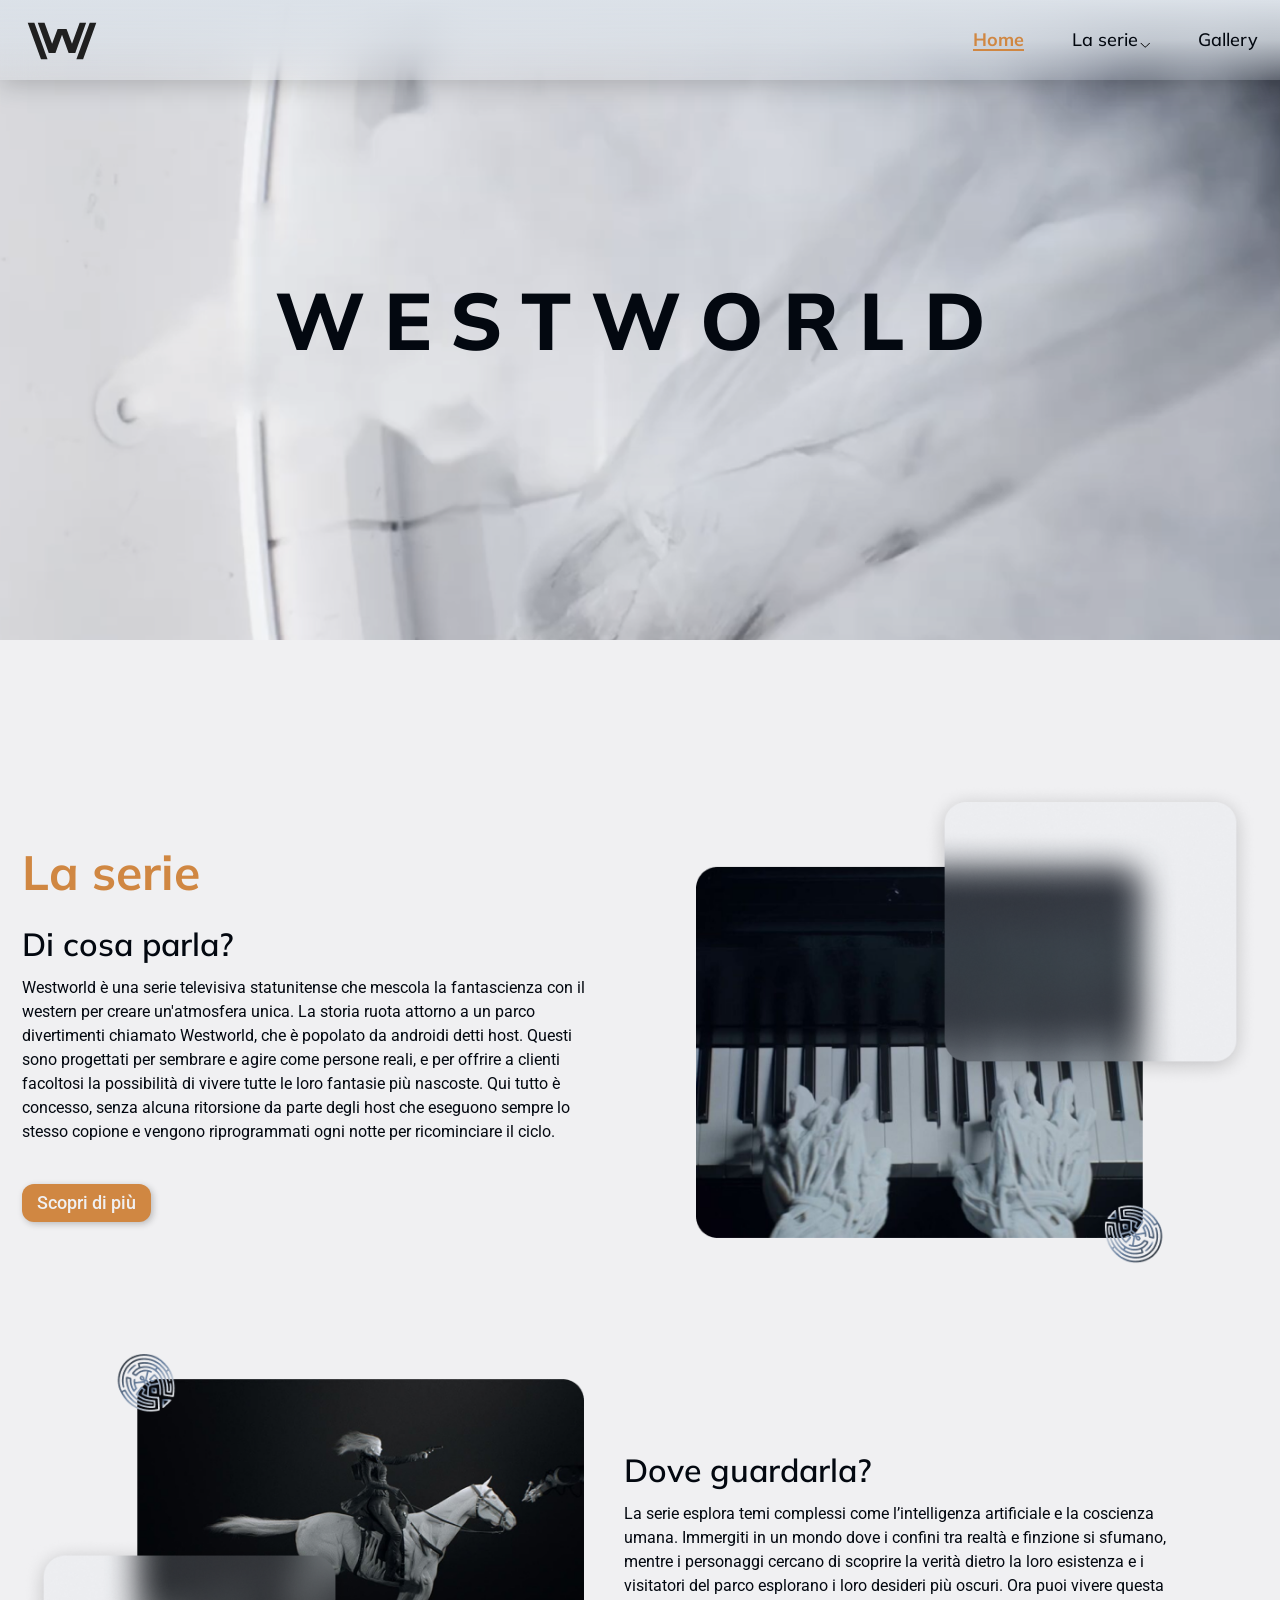
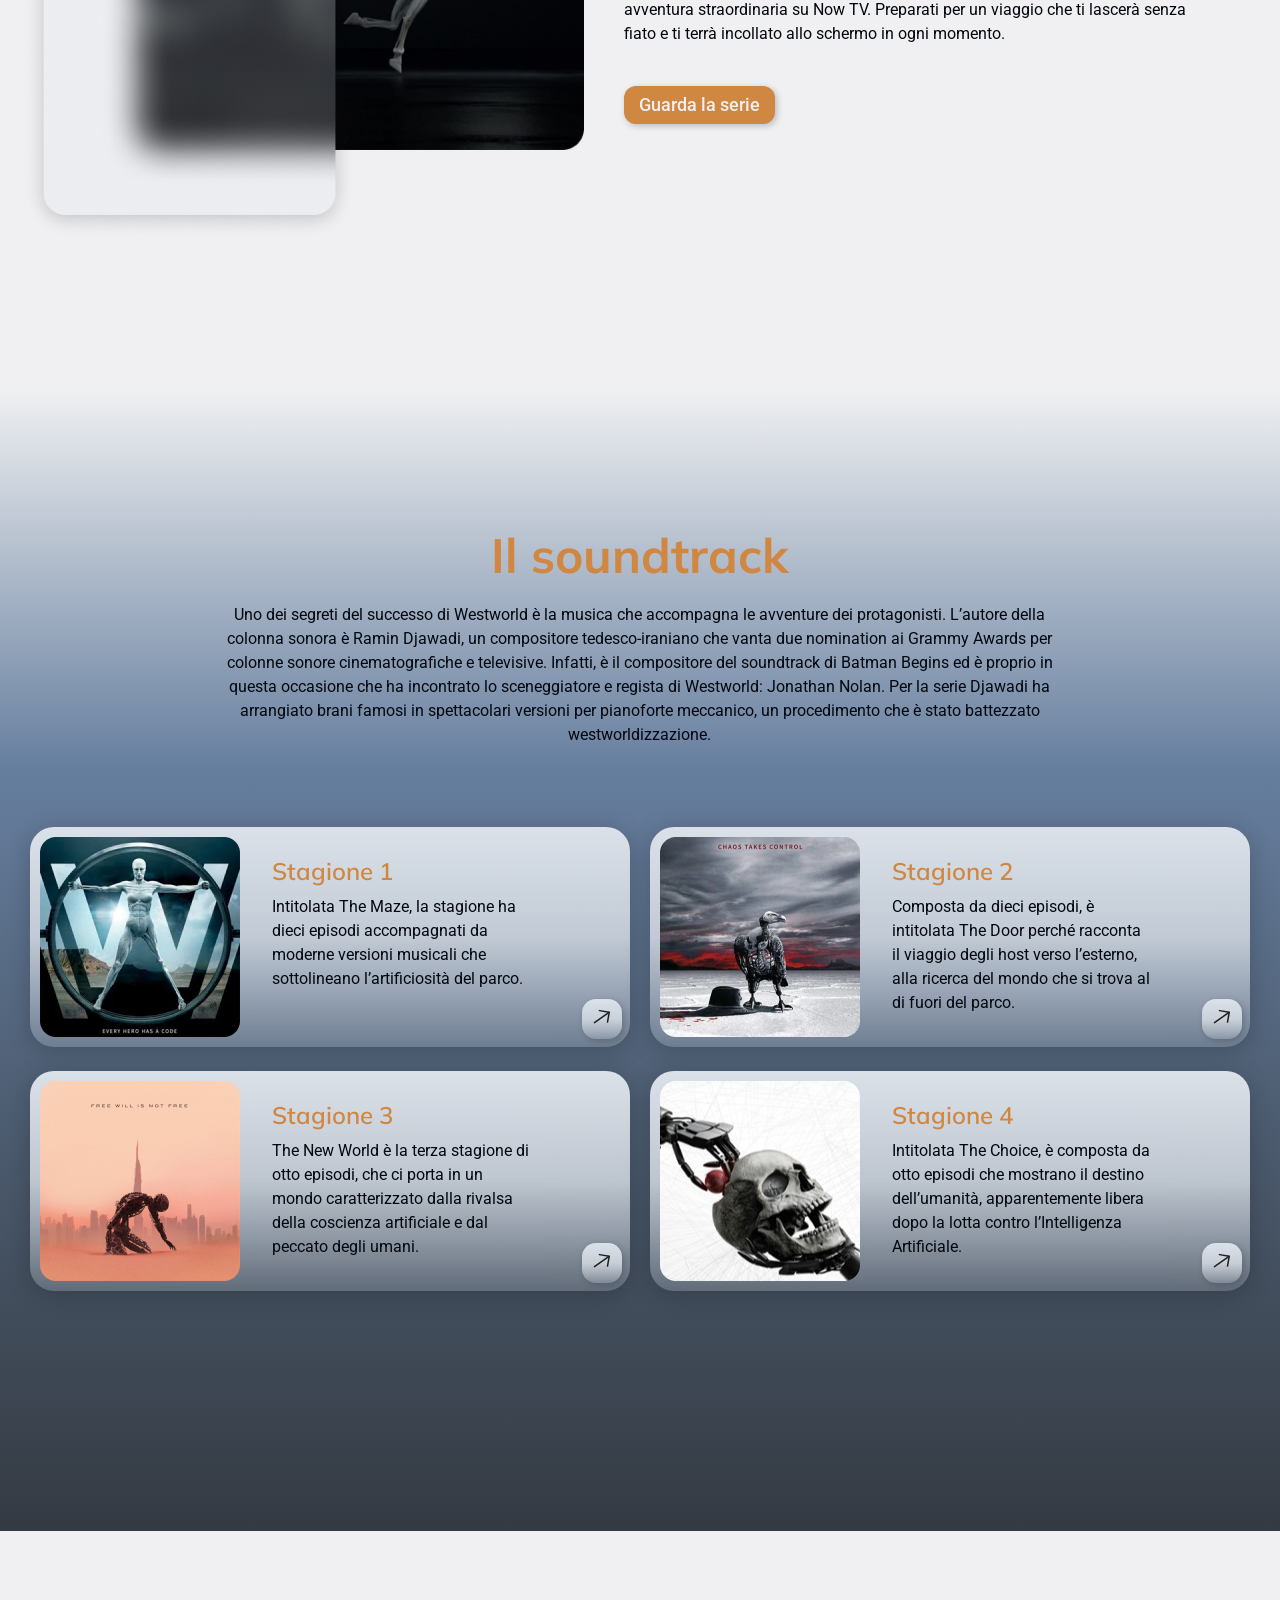
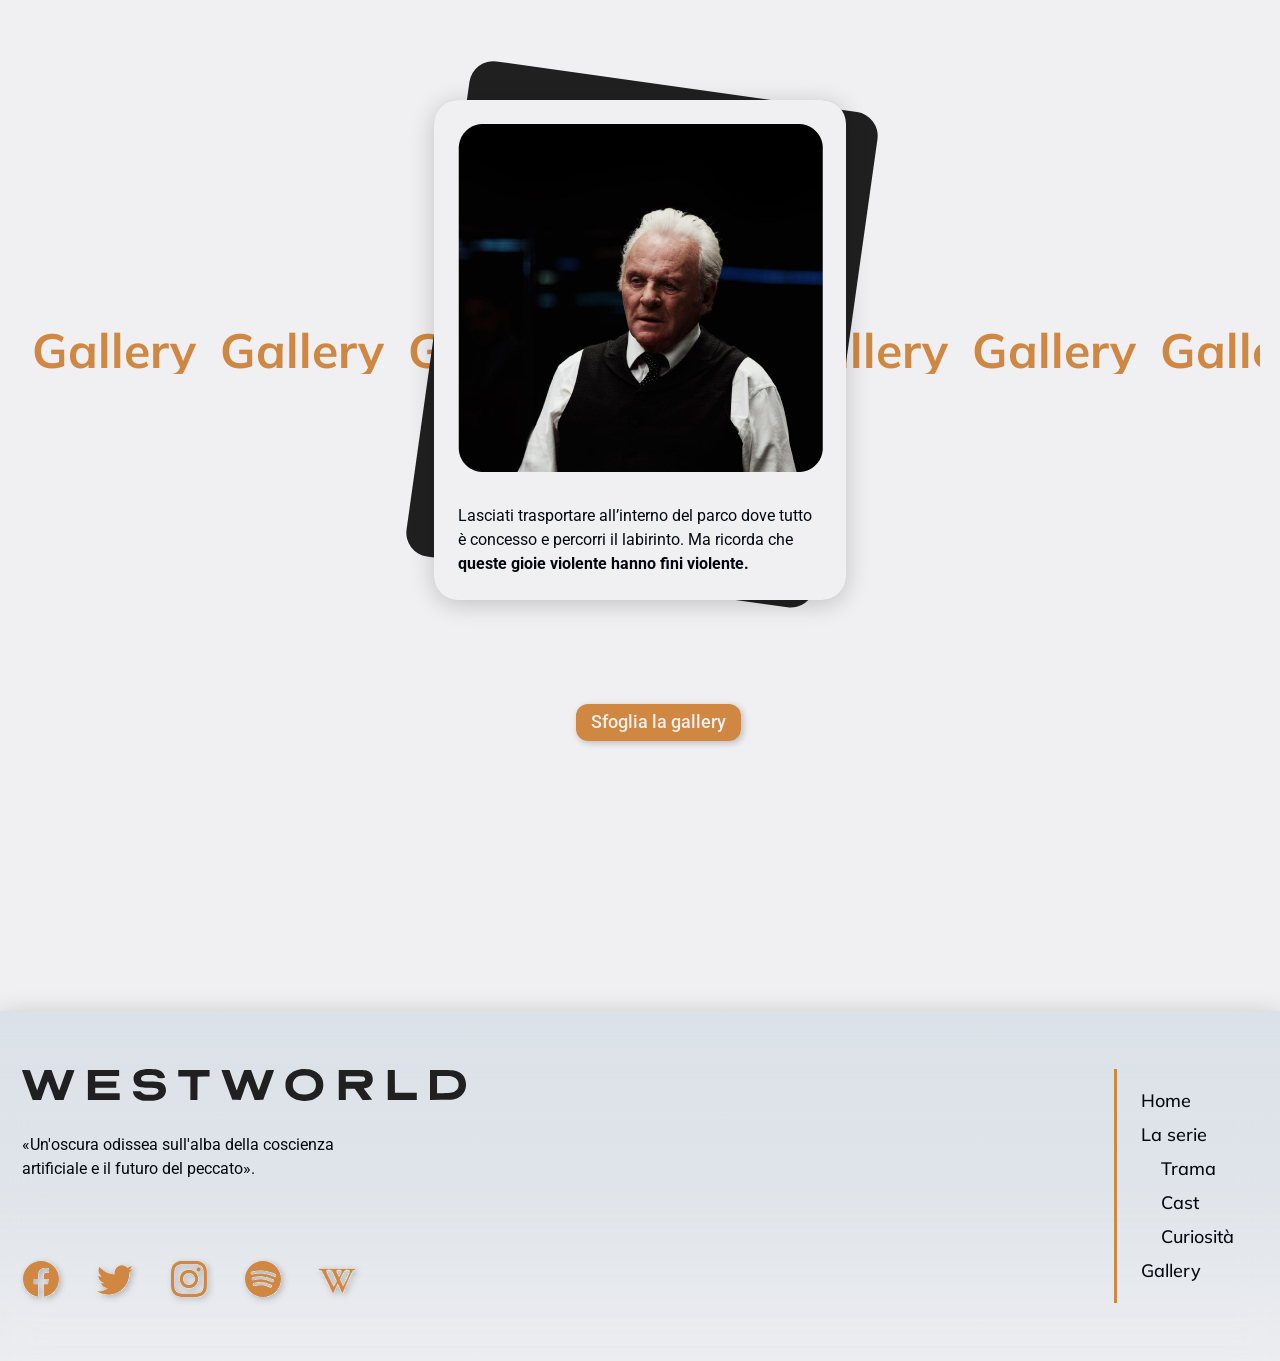
<file: index.html>
<!DOCTYPE html>
<html lang="it">
    <head>
        <meta charset="utf-8">
        <title>Westworld</title>

        <link rel="preconnect" href="https://fonts.googleapis.com">
        <link rel="preconnect" href="https://fonts.gstatic.com" crossorigin>
        <link href="https://fonts.googleapis.com/css2?family=Mulish:ital,wght@0,400;0,500;0,600;0,700;0,800;1,400;1,500;1,600;1,700;1,800&family=Roboto:ital,wght@0,400;0,500;0,700;1,400;1,500;1,700&display=swap" rel="stylesheet">
        
        <link rel="stylesheet" type="text/css" href="style.css">
        <link rel="icon" href="Image/icon/Logo.svg">
    </head>
    <body>
        <header>
            <div class="container-fluid header">
                <div class="container">
                    <a href="index.html" class="logo"><img src="Image/icon/Logo.svg" alt="Westworld logo"></a>
                    <nav>
                        <ul class="nav">
                            <li><a class="link-header active" href="index.html" title="Home">Home</a></li>
                            <li id="dropdown-li">
                                <a class="link-header" id="dropdown-item" href="laserie.html" title="La serie">La serie</a>
                                <img id="freccia-giu" src="Image/icon/Freccia-giu-menu.svg" alt="Freccia giù">
                                <ul class="dropdown">
                                    <li><a href="laserie.html#section-trama" class="link-header">Trama</a></li>
                                    <li><a href="laserie.html#section-cast" class="link-header">Cast</a></li>
                                    <li><a href="laserie.html#section-curiosita" class="link-header">Curiosità</a></li>
                                </ul>
                            </li>
                            <li><a class="link-header" href="gallery.html" title="Gallery">Gallery</a></li>
                        </ul>
                    </nav>
                </div>
            </div>
        </header>

        <section class="container-fluid hero">
            <div class="hero-content">
                <h1 id="main-title">WESTWORLD</h1>
                <video autoplay="" id="heroVideo" loop="" muted="" src="Image/Homepage/Intro-Westworld.mp4" poster="Image/Homepage/Copertina-video.png"></video>
            </div>
        </section>

        <section class="container-fluid section1">
            <div class="container">
                <div class="primo-contenuto">
                    <div class="primo-paragrafo">
                        <div class="primo-testo">
                            <div class="titoli">
                                <h2>La serie</h2>
                                <h3>Di cosa parla?</h3>
                            </div>
                            <p>Westworld è una serie televisiva statunitense che mescola la fantascienza con il western per creare un'atmosfera unica. La storia ruota attorno a un parco divertimenti chiamato Westworld, che è popolato da androidi detti host. Questi sono progettati per sembrare e agire come persone reali, e per offrire a clienti facoltosi la possibilità di vivere tutte le loro fantasie più nascoste. Qui tutto è concesso, senza alcuna ritorsione da parte degli host che eseguono sempre lo stesso copione e vengono riprogrammati ogni notte per ricominciare il ciclo.</p>
                        </div>
                        <div class="primary-button">
                            <a href="laserie.html" class="primary-button-font">Scopri di più</a>
                        </div>
                    </div>
                    <div class="img1">
                        <img src="Image/Homepage/Card-doppia-destra.png" alt="Questa è l'immagine di un pianoforte">
                    </div>
                </div>
                <div class="secondo-contenuto">
                    <div class="img2">
                        <img src="Image/Homepage/Card-doppia-sinistra.png" alt="Questa è l'immagine di un cavallo">
                    </div>
                    <div class="secondo-paragrafo">
                        <div class="secondo-testo">
                            <h3>Dove guardarla?</h3>
                            <p>La serie esplora temi complessi come l’intelligenza artificiale e la coscienza umana. Immergiti in un mondo dove i confini tra realtà e finzione si sfumano, mentre i personaggi cercano di scoprire la verità dietro la loro esistenza e i visitatori del parco esplorano i loro desideri più oscuri. 
                                Ora puoi vivere questa avventura straordinaria su <span class=".strong-copy">Now TV</span>. Preparati per un viaggio che ti lascerà senza fiato e ti terrà incollato allo schermo in ogni momento.</p>
                        </div>
                        <div class="primary-button">
                            <a href="https://www.nowtv.it/streaming/westworld/skyatlantic_d027327b8cd44569bee6e66514ae44ca" class="primary-button-font" target="_blank">Guarda la serie</a>
                        </div>
                    </div>
                </div>
            </div>
        </section>

        <section class="container-fluid section2">
            <div class="container">
                <div class="testo">
                    <h2>Il soundtrack</h2>
                    <p>Uno dei segreti del successo di Westworld è la musica che accompagna le avventure dei protagonisti. L’autore della colonna sonora è <span class=".strong-copy">Ramin Djawadi</span>, un compositore tedesco-iraniano che vanta due nomination ai Grammy Awards per colonne sonore cinematografiche e televisive. Infatti, è il compositore del soundtrack di Batman Begins ed è proprio in questa occasione che ha incontrato lo sceneggiatore e regista di Westworld: <span class=".strong-copy">Jonathan Nolan</span>. Per la serie Djawadi ha arrangiato brani famosi in spettacolari versioni per pianoforte meccanico, un procedimento che è stato battezzato <em>westworldizzazione</em>.</p>
                </div>
                <div class="cards-container">
                    <div class="prima-riga">
                        <div class="card">
                            <div class="image-container">
                                <img src="Image/Homepage/Copertina-stagione1.png" alt="Copertina stagione 1">
                            </div>
                            <div class="text-container">
                                <h4>Stagione 1</h4>
                                <p>Intitolata <span class=".strong-copy">The Maze</span>, la stagione ha dieci episodi accompagnati da moderne versioni musicali che sottolineano l’artificiosità del parco.  </p>
                            </div>
                            <div class="secondary-button">
                                <a href="https://www.youtube.com/watch?v=ZgvXU5R-xWs"><img src="Image/icon/Freccia-secondary.svg" alt="Questa è un'icona freccia"></a>
                            </div>
                        </div>
                        <div class="card">
                            <div class="image-container">
                                <img src="Image/Homepage/Copertina-stagione2.png" alt="Copertina stagione 2">
                            </div>
                            <div class="text-container">
                                <h4>Stagione 2</h4>
                                <p>Composta da dieci episodi, è intitolata <span class=".strong-copy">The Door</span> perché racconta il viaggio degli host verso l’esterno, alla ricerca del mondo che si trova al di fuori del parco.</p>
                            </div>
                            <div class="secondary-button">
                                <a href="https://youtu.be/thcXMFwi9M4?si=uVtZq1DyYREFwduO"><img src="Image/icon/Freccia-secondary.svg" alt="Questa è un'icona freccia"></a>
                            </div>
                        </div>
                    </div>
                    <div class="seconda-riga">
                        <div class="card">
                             <div class="image-container">
                                <img src="Image/Homepage/Copertina-stagione3.png" alt="Copertina stagione 3">
                            </div>
                            <div class="text-container">
                                <h4>Stagione 3</h4>
                                <p><span class=".strong-copy">The New World</span> è la terza stagione di otto episodi, che ci porta in un mondo caratterizzato dalla rivalsa della coscienza artificiale e dal peccato degli umani.</p>
                            </div>
                            <div class="secondary-button">
                                <a href="https://youtu.be/6PU74AObMfE?si=aXJsRw6slC0aK45O"><img src="Image/icon/Freccia-secondary.svg" alt="Questa è un'icona freccia"></a>
                            </div>
                        </div>
                        <div class="card">
                            <div class="image-container">
                                <img src="Image/Homepage/Copertina-stagione4.png" alt="Copertina stagione 4">
                            </div>
                            <div class="text-container">
                                <h4>Stagione 4</h4>
                                <p>Intitolata <span class=".strong-copy">The Choice</span>, è composta da otto episodi che mostrano il destino dell’umanità, apparentemente libera dopo la lotta contro l’Intelligenza Artificiale.</p>
                            </div>
                            <div class="secondary-button">
                                <a href="https://youtu.be/wr-eVt8r95U?si=b2vw8amW63w__0dF"><img src="Image/icon/Freccia-secondary.svg" alt="Questa è un'icona freccia"></a>
                            </div>
                        </div>
                    </div>
                </div>
            </div>
        </section>

        <section class="container-fluid section3">
            <div class="sovrapposte-loop">
                <div class="loop-container">
                    <h2 class="loop-text">Gallery</h2>
                    <h2 class="loop-text">Gallery</h2>
                    <h2 class="loop-text">Gallery</h2>
                    <h2 class="loop-text">Gallery</h2>
                    <h2 class="loop-text">Gallery</h2>
                    <h2 class="loop-text">Gallery</h2>
                    <h2 class="loop-text">Gallery</h2>
                    <h2 class="loop-text">Gallery</h2>
                    <h2 class="loop-text">Gallery</h2>
                    <h2 class="loop-text">Gallery</h2>
                    <h2 class="loop-text">Gallery</h2>
                </div>

                <div class="card-background"></div>
                <div class="card-foreground">
                    <div class="img-testo">
                        <div class="image-container">
                            <img src="Image/Homepage/Image-card-sovrapposte.png" alt="Questa è una foto dei personaggi">
                        </div>
                        <p>Lasciati trasportare all’interno del parco dove tutto è concesso e percorri il labirinto. Ma ricorda che <span class="strong-copy">queste gioie violente hanno fini violente.</span></p>
                    </div>
                </div>
            </div>
            <div class="primary-button">
                    <a class="primary-button-font" href="gallery.html">Sfoglia la gallery</a>
            </div>
        </section>   
         
        <footer>
            <div class="container-fluid footer">
                <div class="container">
                    <div class="footer-logo-testo-socials">
                        <div class="footer-logo-testo-container">
                            <a href="index.html" class="footer-logo"><img src="Image/icon/Footer-logo.svg" alt="Logo di Westworld"></a>
                            <p>«Un'oscura odissea sull'alba della coscienza <br>artificiale e il futuro del peccato».</p>
                        </div>
                        <ul class="footer-socials">
                            <li class="social-container"><a href="https://www.facebook.com/westworldHBOitalia/" target="_blank"><img src="Image/icon/Facebook.svg" alt="Icona Facebook"></a></li>
                            <li class="social-container"><a href="https://twitter.com/WestworldHBO" target=”_blank”><img src="Image/icon/Twitter.svg" alt="Icona Twitter"></a></li>
                            <li class="social-container"><a href="https://www.instagram.com/westworldhbo/" target=”_blank”><img src="Image/icon/Instagram.svg" alt="Icona Instagram"></a></li>
                            <li class="social-container"><a href="https://open.spotify.com/playlist/1qlMJDeFjO2Y7QuNiYmuD4" target=”_blank”><img src="Image/icon/Spotify.svg" alt="Icona Spotify"></a></li>
                            <li class="social-container"><a href="https://it.wikipedia.org/wiki/Westworld_-_Dove_tutto_%C3%A8_concesso" target=”_blank”><img src="Image/icon/Wikipedia.svg" alt="Icona Wikipedia"></a></li>
                        </ul>
                    </div>
                    <ul class="footer-menuitems">
                        <li><a class="link-footer" href="index.html">Home</a></li>
                        <li><a class="link-footer" href="laserie.html">La serie</a></li>
                        <li><a class="link-footer" href="laserie.html#section-trama">Trama</a></li>
                        <li><a class="link-footer" href="laserie.html#section-cast">Cast</a></li>
                        <li><a class="link-footer" href="laserie.html#section-curiosita">Curiosità</a></li>
                        <li><a class="link-footer" href="gallery.html">Gallery</a></li>
                    </ul>
                </div>
            </div>
        </footer>    
    </body>
</html>
</file>
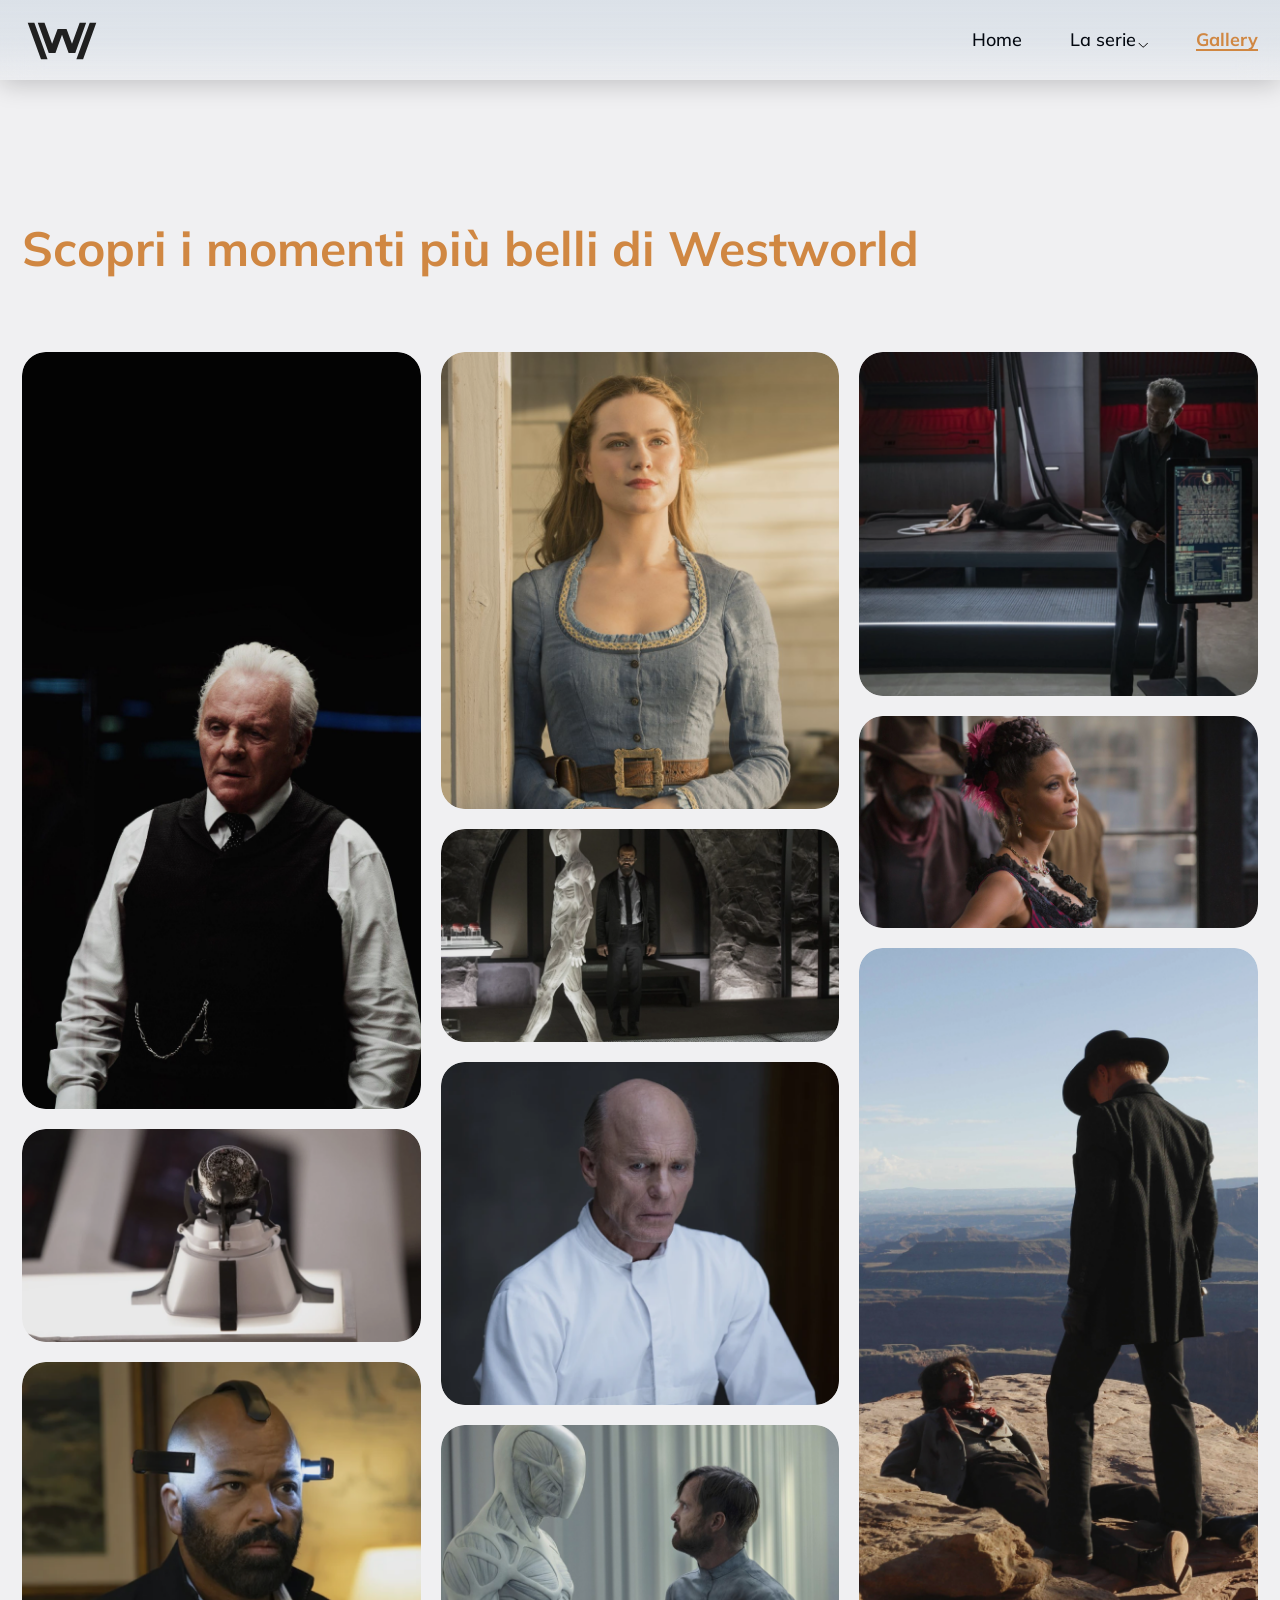
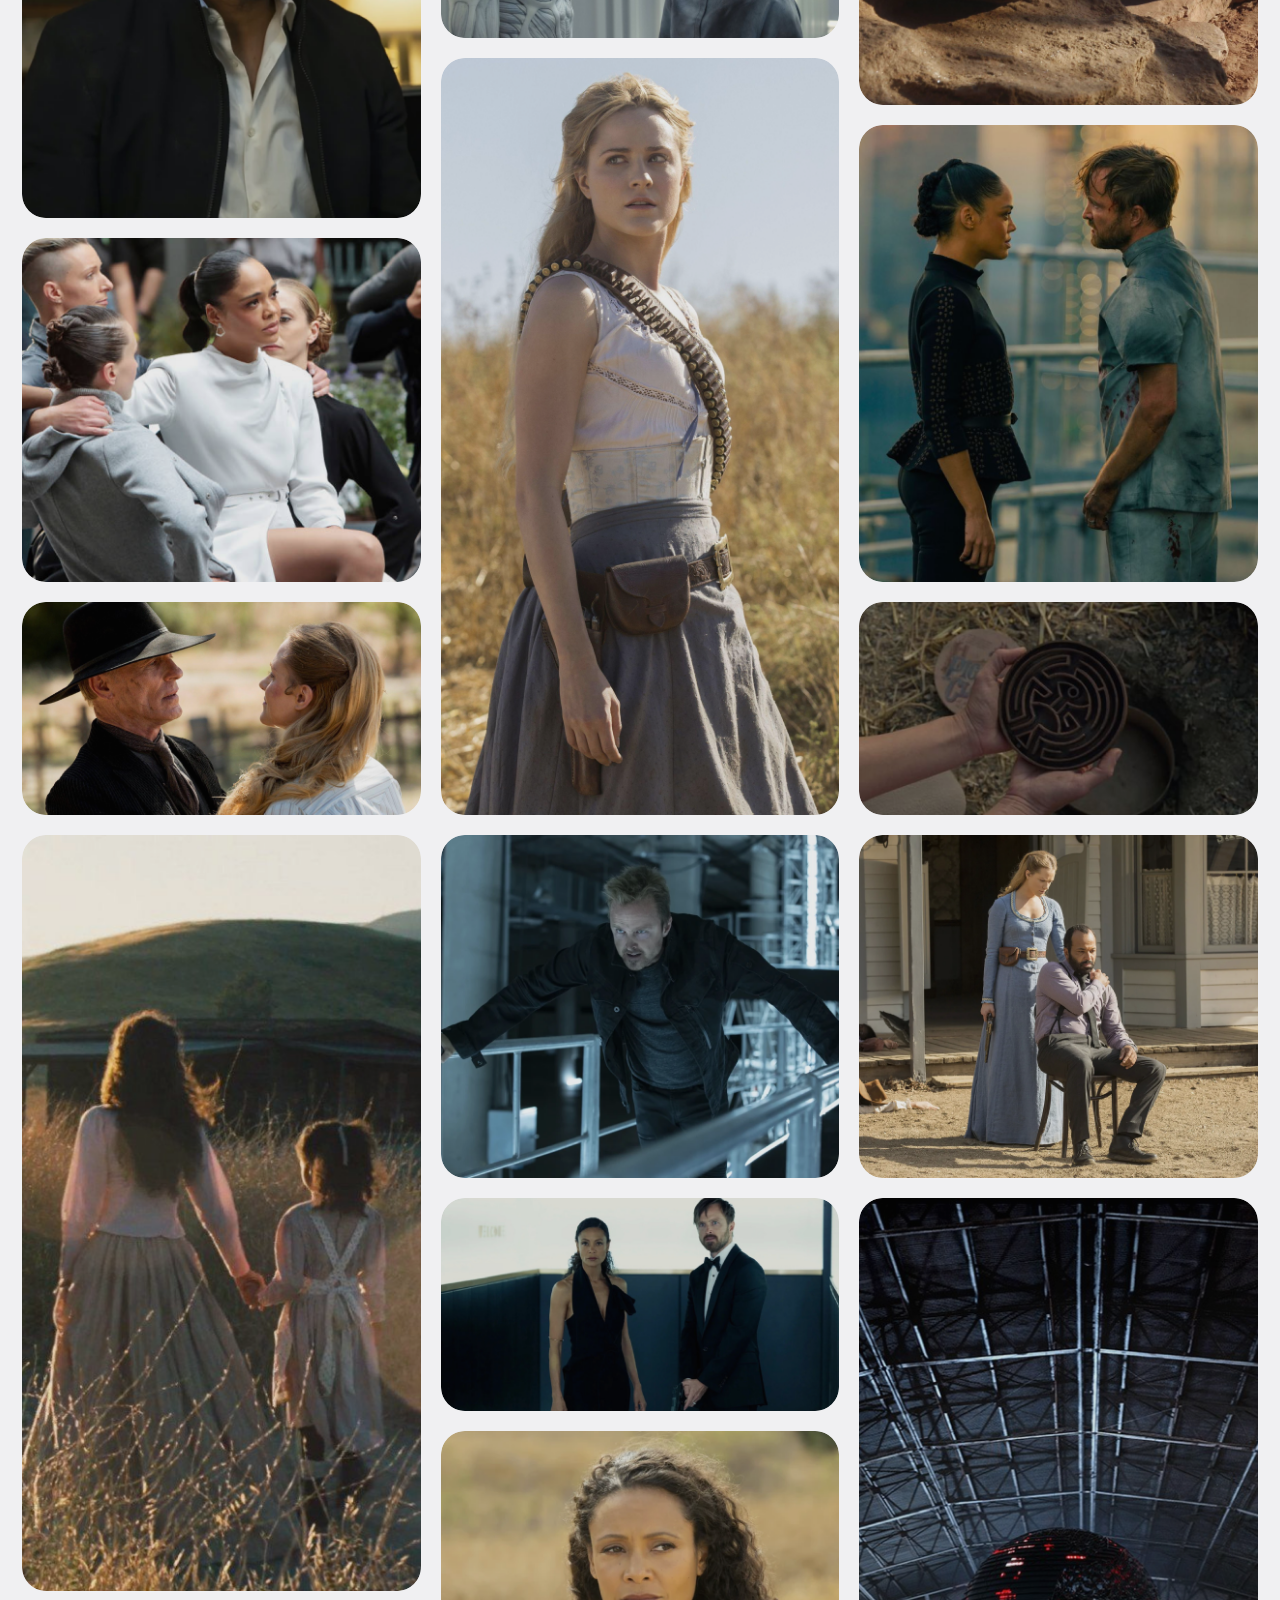
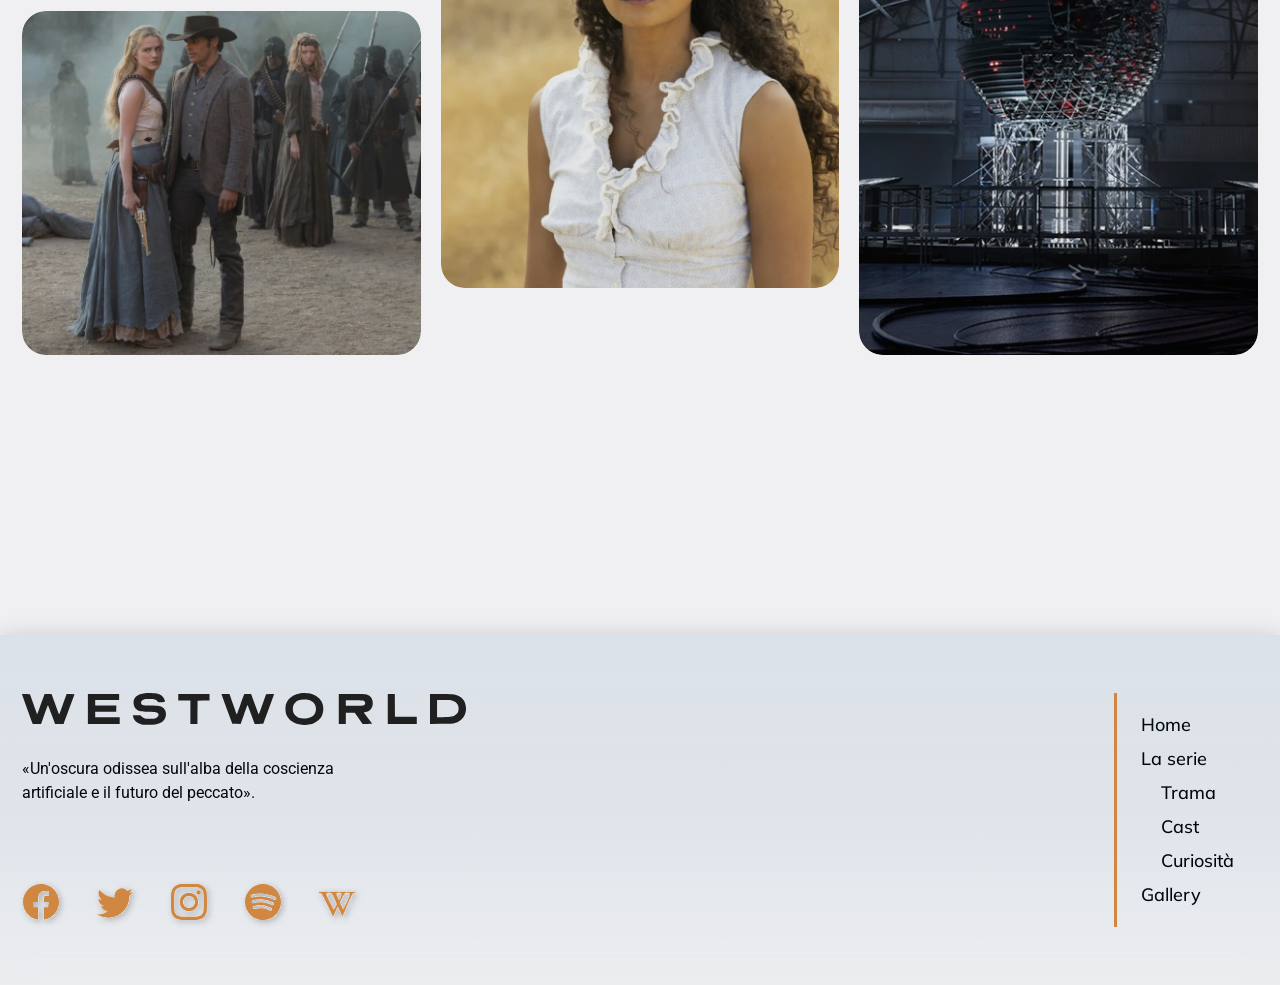
<file: gallery.html>
<!DOCTYPE html>
<html lang="it">
<head>
    <meta charset="utf-8">
        <title>Westworld</title>

        <link rel="preconnect" href="https://fonts.googleapis.com">
        <link rel="preconnect" href="https://fonts.gstatic.com" crossorigin>
        <link href="https://fonts.googleapis.com/css2?family=Mulish:ital,wght@0,400;0,500;0,600;0,700;0,800;1,400;1,500;1,600;1,700;1,800&family=Roboto:ital,wght@0,400;0,500;0,700;1,400;1,500;1,700&display=swap" rel="stylesheet">
        
        <link rel="stylesheet" type="text/css" href="style.css">
        <link rel="icon" href="Image/icon/Logo.svg">
</head>
<body>
<header>
    <div class="container-fluid header">
        <div class="container">
            <a href="index.html" class="logo"><img src="Image/icon/Logo.svg" alt="Westworld logo"></a>
            <nav>
                <ul class="nav">
                    <li><a class="link-header" href="index.html" title="Home">Home</a></li>
                    <li id="dropdown-li">
                        <a class="link-header" id="dropdown-item" href="laserie.html" title="La serie">La serie</a>
                        <img id="freccia-giu" src="Image/icon/Freccia-giu-menu.svg" alt="Freccia giù">
                        <ul class="dropdown">
                            <li><a href="laserie.html#section-trama" class="link-header">Trama</a></li>
                            <li><a href="laserie.html#section-cast" class="link-header">Cast</a></li>
                            <li><a href="laserie.html#section-curiosita" class="link-header">Curiosità</a></li>
                        </ul>
                    </li>
                    <li><a class="link-header active" href="gallery.html" title="Gallery">Gallery</a></li>
                </ul>
            </nav>
        </div>
    </div>
</header>
<div class="placeholder-fixed-header"></div>
<section class="container-fluid gallery">
    <div class="container">
        <h2>Scopri i momenti più belli di Westworld</h2>
        <div class="gallery-content">
            <div class="gallery-column">
                <div class="immagine-gallery">
                    <img src="Image/Gallery/Sinistra/s-1.png" alt="Immagine di Westworld">
                </div>
                <div class="immagine-gallery">
                    <img src="Image/Gallery/Sinistra/s-2.png" alt="Immagine di Westworld">
                </div>
                <div class="immagine-gallery">
                    <img src="Image/Gallery/Sinistra/s-3.png" alt="Immagine di Westworld">
                </div>
                <div class="immagine-gallery">
                    <img src="Image/Gallery/Sinistra/s-4.png" alt="Immagine di Westworld">
                </div>
                <div class="immagine-gallery">
                    <img src="Image/Gallery/Sinistra/s-5.png" alt="Immagine di Westworld">
                </div>
                <div class="immagine-gallery">
                    <img src="Image/Gallery/Sinistra/s-6.png" alt="Immagine di Westworld">
                </div>
                <div class="immagine-gallery">
                    <img src="Image/Gallery/Sinistra/s-7.png" alt="Immagine di Westworld">
                </div>
            </div>
            <div class="gallery-column">
                <div class="immagine-gallery">
                    <img src="Image/Gallery/Centro/c-1.png" alt="Immagine di Westworld">
                </div>
                <div class="immagine-gallery">
                    <img src="Image/Gallery/Centro/c-2.png" alt="Immagine di Westworld">
                </div>
                <div class="immagine-gallery">
                    <img src="Image/Gallery/Centro/c-3.png" alt="Immagine di Westworld">
                </div>
                <div class="immagine-gallery">
                    <img src="Image/Gallery/Centro/c-4.png" alt="Immagine di Westworld">
                </div>
                <div class="immagine-gallery">
                    <img src="Image/Gallery/Centro/c-5.png" alt="Immagine di Westworld">
                </div>
                <div class="immagine-gallery">
                    <img src="Image/Gallery/Centro/c-6.png" alt="Immagine di Westworld">
                </div>
                <div class="immagine-gallery">
                    <img src="Image/Gallery/Centro/c-7.png" alt="Immagine di Westworld">
                </div>
                <div class="immagine-gallery">
                    <img src="Image/Gallery/Centro/c-8.png" alt="Immagine di Westworld">
                </div>
            </div>
            <div class="gallery-column">
                <div class="immagine-gallery">
                    <img src="Image/Gallery/Destra/d-1.png" alt="Immagine di Westworld">
                </div>
                <div class="immagine-gallery">
                    <img src="Image/Gallery/Destra/d-2.png" alt="Immagine di Westworld">
                </div>
                <div class="immagine-gallery">
                    <img src="Image/Gallery/Destra/d-3.png" alt="Immagine di Westworld">
                </div>
                <div class="immagine-gallery">
                    <img src="Image/Gallery/Destra/d-4.png" alt="Immagine di Westworld">
                </div>
                <div class="immagine-gallery">
                    <img src="Image/Gallery/Destra/d-5.png" alt="Immagine di Westworld">
                </div>
                <div class="immagine-gallery">
                    <img src="Image/Gallery/Destra/d-6.png" alt="Immagine di Westworld">
                </div>
                <div class="immagine-gallery">
                    <img src="Image/Gallery/Destra/d-7.png" alt="Immagine di Westworld">
                </div>
            </div>
        </div>
    </div>
</section>
<footer>
    <div class="container-fluid footer">
        <div class="container">
            <div class="footer-logo-testo-socials">
                <div class="footer-logo-testo-container">
                    <a href="index.html" class="footer-logo"><img src="Image/icon/Footer-logo.svg" alt="Logo di Westworld"></a>
                    <p>«Un'oscura odissea sull'alba della coscienza <br>artificiale e il futuro del peccato».</p>
                </div>
                <ul class="footer-socials">
                    <li class="social-container"><a href="https://www.facebook.com/westworldHBOitalia/" target="_blank"><img src="Image/icon/Facebook.svg" alt="Icona Facebook"></a></li>
                    <li class="social-container"><a href="https://twitter.com/WestworldHBO" target=”_blank”><img src="Image/icon/Twitter.svg" alt="Icona Twitter"></a></li>
                    <li class="social-container"><a href="https://www.instagram.com/westworldhbo/" target=”_blank”><img src="Image/icon/Instagram.svg" alt="Icona Instagram"></a></li>
                    <li class="social-container"><a href="https://open.spotify.com/playlist/1qlMJDeFjO2Y7QuNiYmuD4" target=”_blank”><img src="Image/icon/Spotify.svg" alt="Icona Spotify"></a></li>
                    <li class="social-container"><a href="https://it.wikipedia.org/wiki/Westworld_-_Dove_tutto_%C3%A8_concesso" target=”_blank”><img src="Image/icon/Wikipedia.svg" alt="Icona Wikipedia"></a></li>
                </ul>
            </div>
            <ul class="footer-menuitems">
                <li><a class="link-footer" href="index.html">Home</a></li>
                <li><a class="link-footer" href="laserie.html">La serie</a></li>
                <li><a class="link-footer" href="laserie.html#section-trama">Trama</a></li>
                <li><a class="link-footer" href="laserie.html#section-cast">Cast</a></li>
                <li><a class="link-footer" href="laserie.html#section-curiosita">Curiosità</a></li>
                <li><a class="link-footer" href="gallery.html">Gallery</a></li>
            </ul>
        </div>
    </div>
</footer>
</body>
</html>
</file>
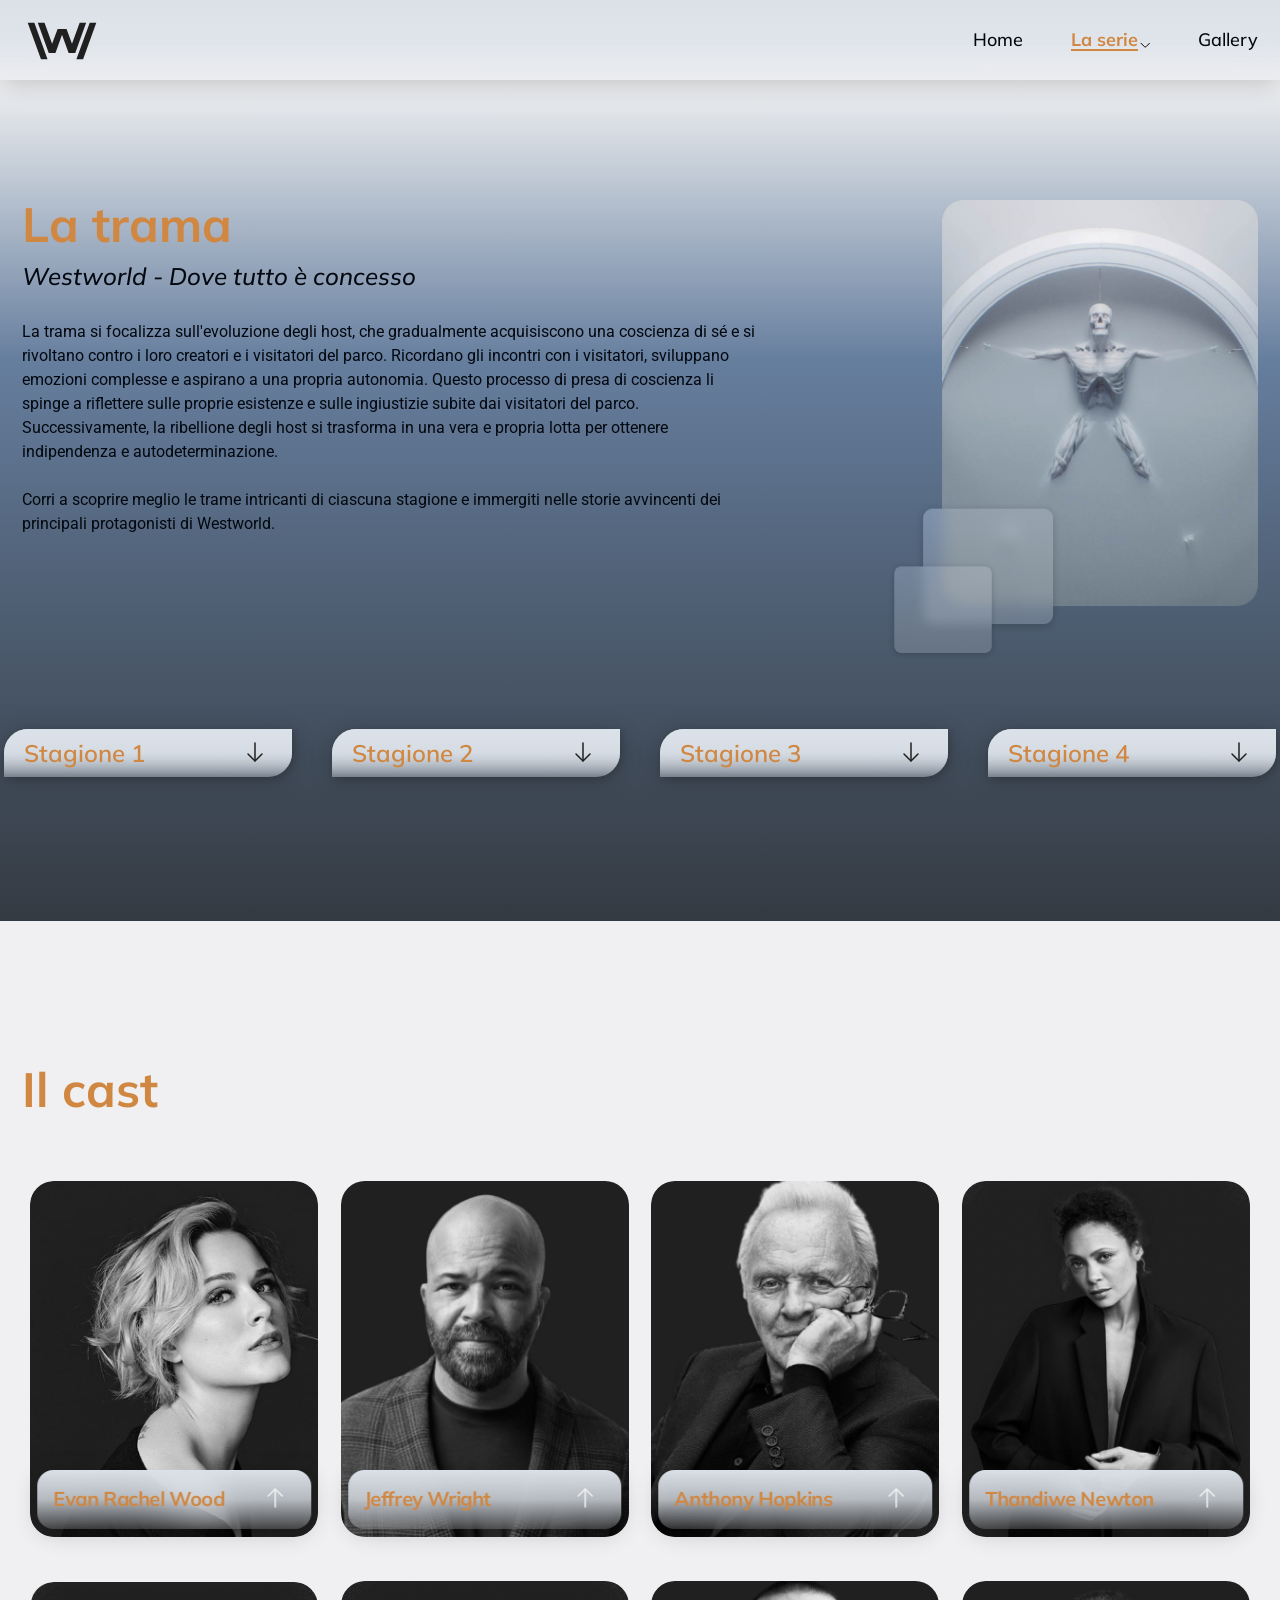
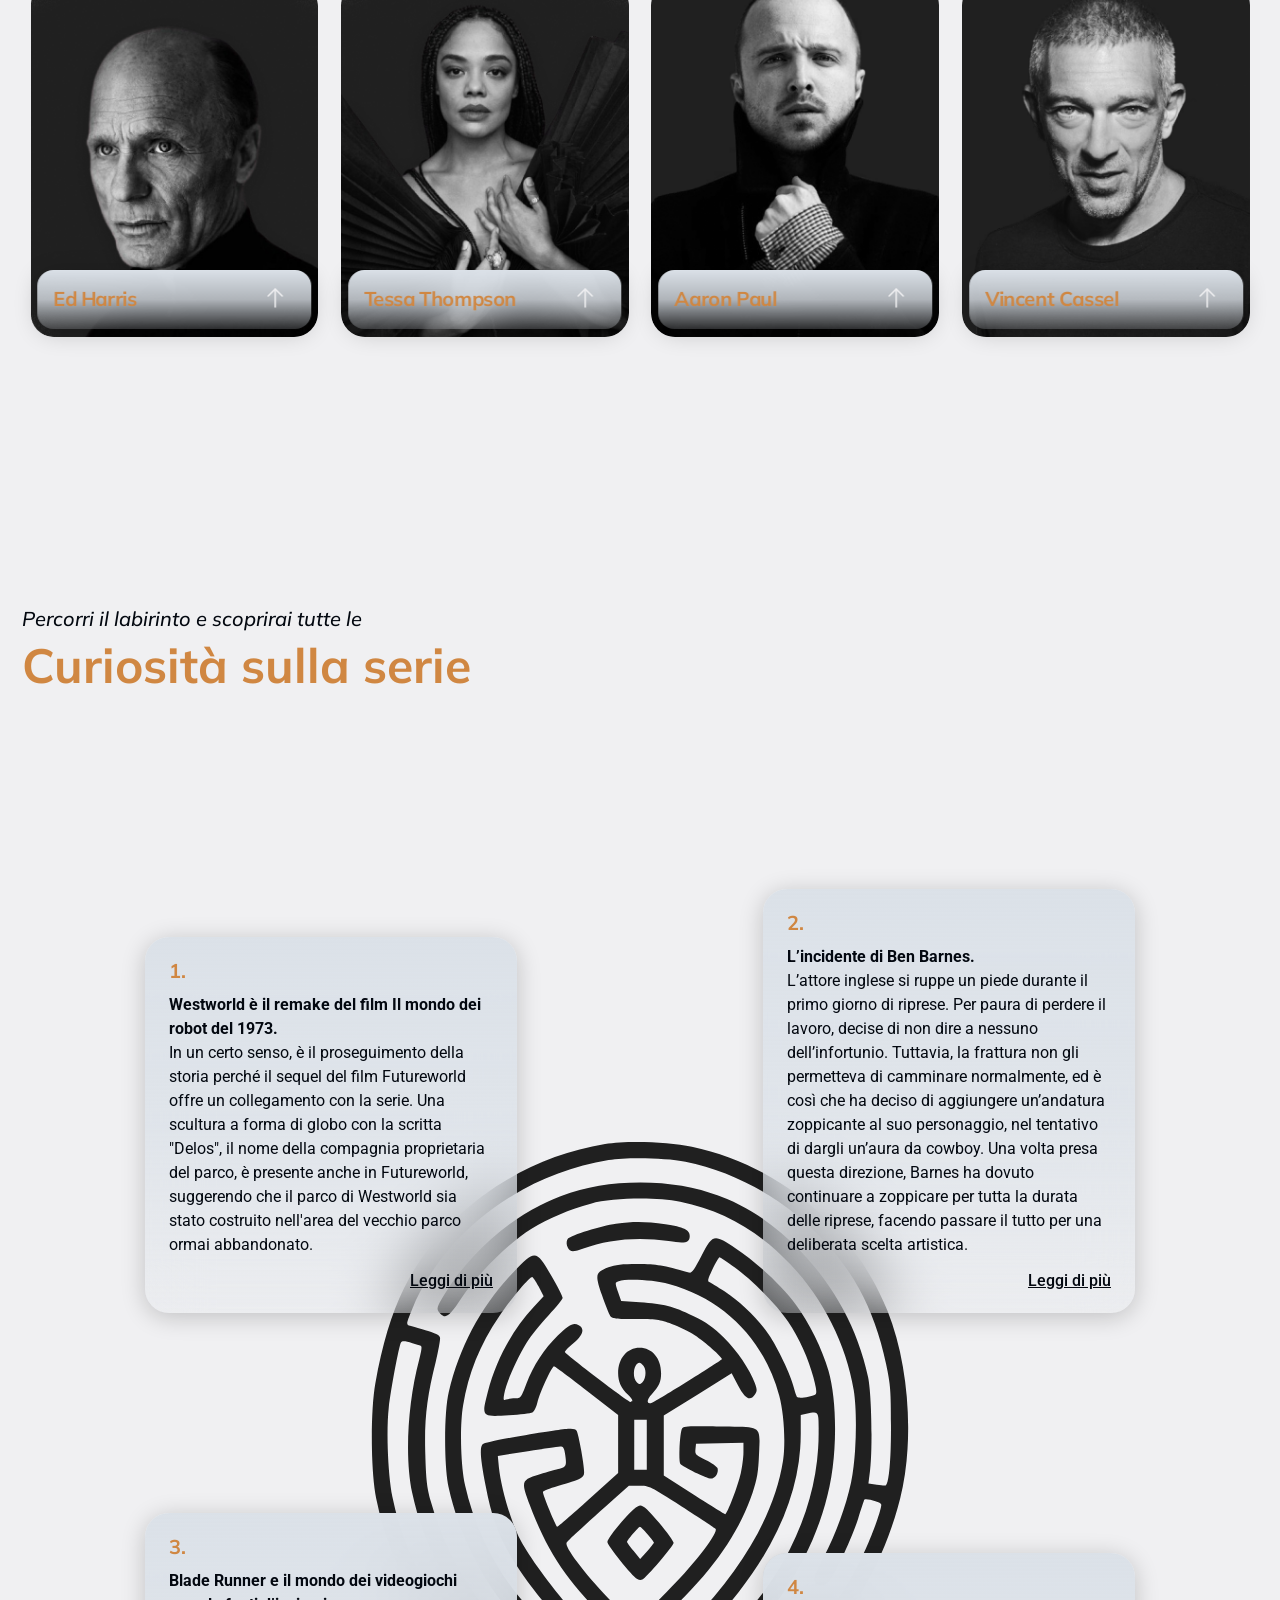
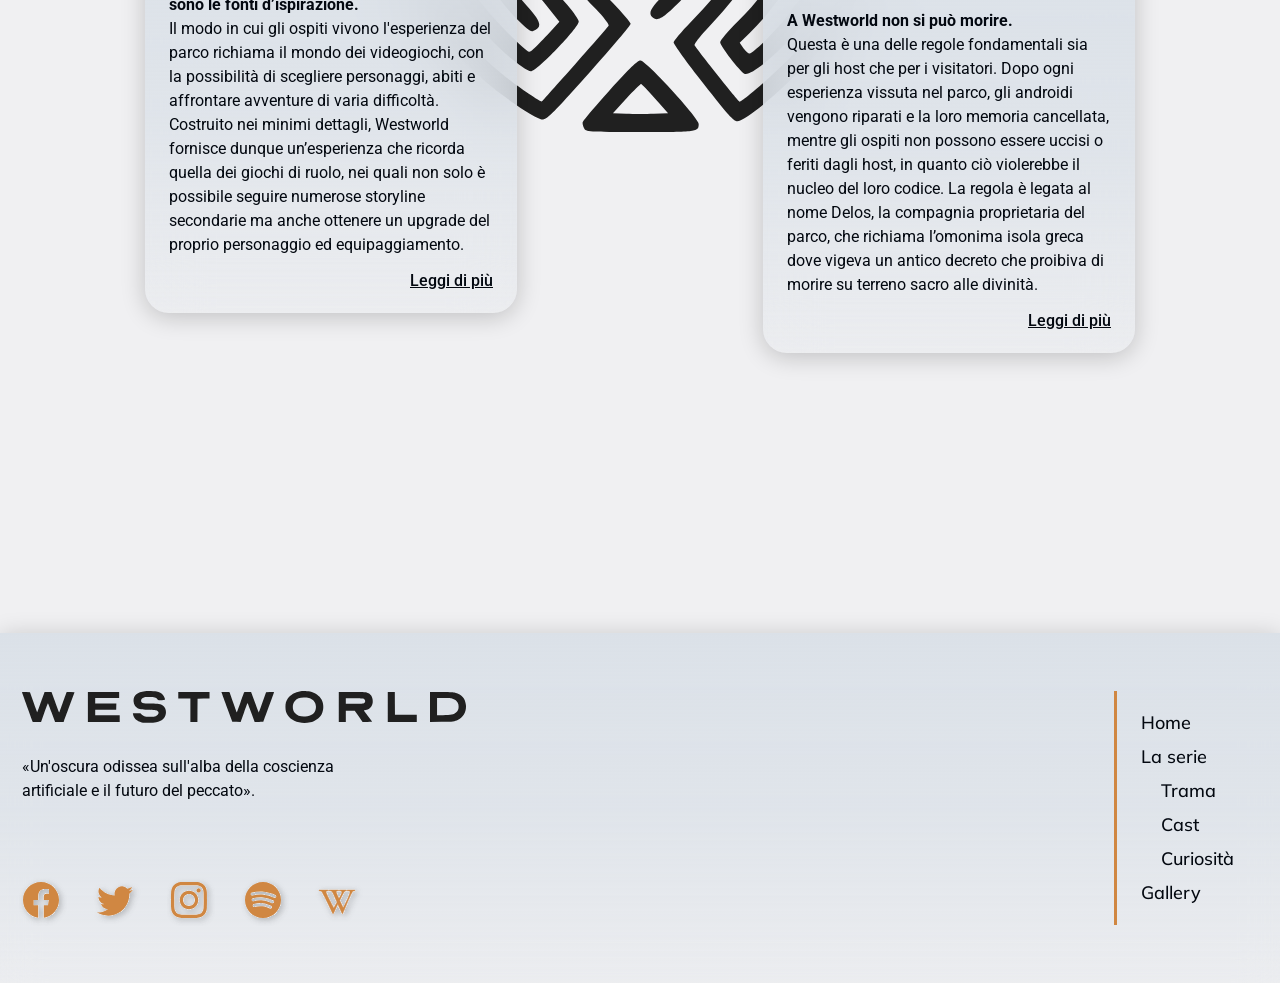
<file: laserie.html>
<!DOCTYPE html>
<html lang="it">
    <head>
        <meta charset="utf-8">
        <title>Westworld</title>
        
        <link rel="preconnect" href="https://fonts.googleapis.com">
        <link rel="preconnect" href="https://fonts.gstatic.com" crossorigin>
        <link href="https://fonts.googleapis.com/css2?family=Mulish:ital,wght@0,400;0,500;0,600;0,700;0,800;1,400;1,500;1,600;1,700;1,800&family=Roboto:ital,wght@0,400;0,500;0,700;1,400;1,500;1,700&display=swap" rel="stylesheet">
        
        <link rel="stylesheet" type="text/css" href="style.css">
        <link rel="icon" href="Image/icon/Logo.svg">
    </head>
    <body>
        <header>
            <div class="container-fluid header">
                <div class="container">
                    <a href="index.html" class="logo"><img src="Image/icon/Logo.svg" alt="Westworld logo"></a>
                    <nav>
                        <ul class="nav">
                            <li><a class="link-header" href="index.html" title="Home">Home</a></li>
                            <li id="dropdown-li">
                                <a class="link-header active" id="dropdown-item" href="laserie.html" title="La serie">La serie</a>
                                <img id="freccia-giu" src="Image/icon/Freccia-giu-menu.svg" alt="Freccia giù">
                                <ul class="dropdown">
                                    <li><a href="laserie.html#section-trama" class="link-header">Trama</a></li>
                                    <li><a href="laserie.html#section-cast" class="link-header">Cast</a></li>
                                    <li><a href="laserie.html#section-curiosita" class="link-header">Curiosità</a></li>
                                </ul>
                            </li>
                            <li><a class="link-header" href="gallery.html" title="Gallery">Gallery</a></li>
                        </ul>
                    </nav>
                </div>
            </div>
        </header>
        <div class="placeholder-fixed-header"></div>
        
        
        <section class="container-fluid sezione-trama" id="section-trama">
            <div class="container">
                <div class="intro-layout">
                    <div class="paragrafo-trama">
                        <div class="titoli-trama">
                            <h2>La trama</h2>
                            <p class="subtitle">Westworld - Dove tutto è concesso</p>
                        </div>
                        <p>La trama si focalizza sull'evoluzione degli host, che gradualmente acquisiscono una coscienza di sé e si rivoltano contro i loro creatori e i visitatori del parco. Ricordano gli incontri con i visitatori, sviluppano emozioni complesse e aspirano a una propria autonomia. Questo processo di presa di coscienza li spinge a riflettere sulle proprie esistenze e sulle ingiustizie subite dai visitatori del parco. Successivamente, la ribellione degli host si trasforma in una vera e propria lotta per ottenere indipendenza e autodeterminazione. <br><br>Corri a scoprire meglio le trame intricanti di ciascuna stagione e immergiti nelle storie avvincenti dei principali protagonisti di Westworld.</p>
                    </div>
                    <div class="immagine-trama">
                        <img src="Image/Laserie/Card_tripla.png" alt="Questa è un'immagine di un robot">
                    </div>
                </div>
                <div class="menutendina-layout">
                    <div class="menutendina-aperta">
                        <div class="stagione">
                            <h4>Stagione 1</h4>
                             <div class="freccia-giu">
                                <img src="Image/icon/Freccia_giu.svg" alt="Questa è l'icona di una freccia che punta il basso">
                            </div>
                        </div>
                        <div class="tendina-bassa">
                            <p>L’androide protagonista di nome Dolores inizia a ricordare frammenti delle sue vite passate (ricordanze) e si interroga sulla sua esistenza, mentre un misterioso “uomo in nero” si immerge nelle profondità del parco alla ricerca di una verità nascosta: quella di un labirinto che continua a ripresentarsi nelle sue scorribande. Nonostante i residenti gli ribadiscano che non è un’enigma che lo riguarda, questo ospite passa la maggior parte del suo tempo a seminare il terrore tra gli abitanti di Westworld.</p>
                            <div>
                                <a class="link" href="https://it.wikipedia.org/wiki/Episodi_di_Westworld_-_Dove_tutto_è_concesso_(prima_stagione)" target="_blank">Leggi di più</a>
                            </div>
                        </div>
                    </div>

                    <div class="menutendina-aperta">
                        <div class="stagione">
                            <h4>Stagione 2</h4>
                             <div class="freccia-giu">
                                <img src="Image/icon/Freccia_giu.svg" alt="Questa è l'icona di una freccia che punta il basso">
                            </div>
                        </div>
                        <div class="tendina-bassa">
                            <p>Dolores è sul piede di guerra perché preso completamente coscienza di sé e ha anche recuperato i ricordi relativi a tutte le violenze subite dagli umani. Non è disposta a perdonare, per cui raduna attorno a sé un buon numero di androidi, alcuni risvegliati e altri no, e progetta di giustiziare tutti gli ospiti che sono rimasti prigionieri a Westworld. Inoltre, sia Dolores, sia l’uomo in nero vogliono svelare il mistero dell’Oltre Valle, un luogo mitico di Westworld in cui si cela un’arma che potrebbe essere usata contro gli umani.</p>
                            <div>
                                <a class="link" href="https://it.wikipedia.org/wiki/Episodi_di_Westworld_-_Dove_tutto_è_concesso_(seconda_stagione)" target="_blank">Leggi di più</a>
                            </div>
                        </div>
                    </div>

                    <div class="menutendina-aperta">
                        <div class="stagione">
                            <h4>Stagione 3</h4>
                             <div class="freccia-giu">
                                <img src="Image/icon/Freccia_giu.svg" alt="Questa è l'icona di una freccia che punta il basso">
                            </div>
                        </div>
                        <div class="tendina-bassa">
                            <p>Tre mesi dopo il massacro e la grande fuga, Dolores è nel mondo esterno e vive come un’androide libera in una società completamente dipendente dalla tecnologia. Infatti, i fili della società umana vengono tirati da un’intelligenza artificiale avanzata (chiamata Rehoboam), in grado di valutare e prevedere i comportamenti di tutti i cittadini, instradandoli su un destino che viene scelto dal cervello elettronico in base alle caratteristiche della singola persona. Insieme a Caleb, un veterano dell’esercito, Dolores cerca di scoprire l’identità del misterioso individuo che ha architettato l’intelligenza artificiale.</p>
                            <div>
                                <a class="link" href="https://it.wikipedia.org/wiki/Episodi_di_Westworld_-_Dove_tutto_è_concesso_(terza_stagione)" target="_blank">Leggi di più</a>
                            </div>
                        </div>
                    </div>

                    <div class="menutendina-aperta">
                        <div class="stagione">
                            <h4>Stagione 4</h4>
                             <div class="freccia-giu">
                                <img src="Image/icon/Freccia_giu.svg" alt="Questa è l'icona di una freccia che punta il basso">
                            </div>
                        </div>
                        <div class="tendina-bassa">
                            <p>L’androide protagonista di nome Dolores inizia a ricordare frammenti delle sue vite passate (ricordanze) e si interroga sulla sua esistenza, mentre un misterioso “uomo in nero” si immerge nelle profondità del parco alla ricerca di una verità nascosta: quella di un labirinto che continua a ripresentarsi nelle sue scorribande. Nonostante i residenti gli ribadiscano che non è un’enigma che lo riguarda, questo ospite passa la maggior parte del suo tempo a seminare il terrore tra gli abitanti di Westworld.</p>
                            <div>
                                <a class="link" href="https://it.wikipedia.org/wiki/Episodi_di_Westworld_-_Dove_tutto_è_concesso_(quarta_stagione)" target="_blank">Leggi di più</a>
                            </div>
                        </div>
                    </div>
                        
                                           
                </div>
            </div>
        </section>


        <section class="container-fluid sezione-cast" id="section-cast">
            <div class="container">
                <h2>Il cast</h2>
                <div class="card-cast-layout">
                    <div class="riga-cast">
                        <div class="card-personaggio">
                            <img src="Image/Laserie/Evan-Rachel-Wood.png" alt="Questa è Evan Rachel Wood">
                            <div class="personaggio-story">
                                <div class="testo-freccia">
                                    <h5>Evan Rachel Wood</h5>
                                    <div class="freccia-su">
                                        <img src="Image/icon/Freccia_su.svg" alt="Questa è l'icona di una freccia che punta l'alto">
                                    </div>
                                </div>
                                <p>Attrice americana versatile e talentuosa, nota per le sue performance intense e emotivamente cariche. Ha ricevuto elogi per ruoli complessi in film e serie TV, dimostrando una vasta gamma di abilità interpretative.</p>
                            </div>
                        </div>
                        <div class="card-personaggio">
                            <img src="Image/Laserie/Jeffrey-Wright.png" alt="Questo è Jeffrey Wright">
                            <div class="personaggio-story">
                                <div class="testo-freccia">
                                    <h5>Jeffrey Wright</h5>
                                    <div class="freccia-su">
                                        <img src="Image/icon/Freccia_su.svg" alt="Questa è l'icona di una freccia che punta l'alto">
                                    </div>
                                </div>
                                <p>Acclamato attore americano noto per la sua versatilità e per le sue performance intense in film e serie TV. La sua presenza scenica e la sua capacità di incarnare una vasta gamma di personaggi gli hanno garantito un ruolo di primo piano nell'industria cinematografica.</p>
                            </div>
                        </div>
                        <div class="card-personaggio">
                            <img src="Image/Laserie/Anthony-Hopkins.png" alt="Questo è Anthony Hopkins">
                            <div class="personaggio-story">
                                <div class="testo-freccia">
                                    <h5>Anthony Hopkins</h5>
                                    <div class="freccia-su">
                                        <img src="Image/icon/Freccia_su.svg" alt="Questa è l'icona di una freccia che punta l'alto">
                                    </div>
                                </div>
                                <p>Rinomato attore britannico, celebre per la sua straordinaria versatilità e la sua impressionante carriera cinematografica. Ha interpretato ruoli iconici in film come "Il Silenzio degli Innocenti" e "Hannibal", dimostrando un'eccezionale padronanza dell'arte dell'interpretazione.</p>
                            </div>
                        </div>
                        <div class="card-personaggio">
                            <img src="Image/Laserie/Thandiwe-Newton.png" alt="Questa è Thandiwe Newton">
                            <div class="personaggio-story">
                                <div class="testo-freccia">
                                    <h5>Thandiwe Newton</h5>
                                    <div class="freccia-su">
                                        <img src="Image/icon/Freccia_su.svg" alt="Questa è l'icona di una freccia che punta l'alto">
                                    </div>
                                </div>
                                <p>Attrice britannica di grande talento, rinomata per le sue interpretazioni intense e convincenti in una varietà di film e serie TV. La sua presenza sullo schermo è notevole, con una capacità unica di trasformarsi nei personaggi che interpreta.</p>
                            </div>
                        </div>               
                    </div>
                    <div class="riga-cast">
                        <div class="card-personaggio">
                            <img src="Image/Laserie/Ed-Harris.png" alt="Questo è Ed Harris">
                            <div class="personaggio-story">
                                <div class="testo-freccia">
                                    <h5>Ed Harris</h5>
                                    <div class="freccia-su">
                                        <img src="Image/icon/Freccia_su.svg" alt="Questa è l'icona di una freccia che punta l'alto">
                                    </div>
                                </div>
                                <p>Attore americano di grande talento, noto per le sue interpretazioni memorabili in una vasta gamma di film e serie TV. Ha ricevuto numerosi premi e nomination, tra cui premi Oscar. La sua presenza sullo schermo è caratterizzata da una profonda gravità e autenticità, rendendolo uno degli attori più rispettati della sua generazione.</p>
                            </div>
                        </div>
                        <div class="card-personaggio">
                            <img src="Image/Laserie/Tessa-Thompson.png" alt="Questa è Tessa Thompson">
                            <div class="personaggio-story">
                                <div class="testo-freccia">
                                    <h5>Tessa Thompson</h5>
                                    <div class="freccia-su">
                                        <img src="Image/icon/Freccia_su.svg" alt="Questa è l'icona di una freccia che punta l'alto">
                                    </div>
                                </div>
                                <p>Attrice americana di grande talento, conosciuta per le sue interpretazioni vibranti e autentiche. Ha ottenuto riconoscimento per ruoli in film come "Creed" e "Thor: Ragnarok", dimostrando una notevole versatilità e carisma sullo schermo.</p>
                            </div>
                        </div>
                        <div class="card-personaggio">
                            <img src="Image/Laserie/Aaron-Paul.png" alt="Questo è Aaron Paul">
                            <div class="personaggio-story">
                                <div class="testo-freccia">
                                    <h5>Aaron Paul</h5>
                                    <div class="freccia-su">
                                        <img src="Image/icon/Freccia_su.svg" alt="Questa è l'icona di una freccia che punta l'alto">
                                    </div>
                                </div>
                                <p>Attore statunitense noto soprattutto per il suo ruolo di Jesse Pinkman nella serie "Breaking Bad", per il quale ha ricevuto ampi elogi e numerosi premi. La sua capacità di portare alla vita personaggi complessi e sfaccettati gli ha garantito un posto di rilievo nell'industria cinematografica e televisiva.</p>
                            </div>
                        </div>
                        <div class="card-personaggio">
                            <img src="Image/Laserie/Vincent-Cassel.png" alt="Questo è Vincent Cassel">
                            <div class="personaggio-story">
                                <div class="testo-freccia">
                                    <h5>Vincent Cassel</h5>
                                    <div class="freccia-su">
                                        <img src="Image/icon/Freccia_su.svg" alt="Questa è l'icona di una freccia che punta l'alto">
                                    </div>
                                </div>
                                <p>Attore francese, celebre per la sua versatilità e la sua presenza magnetica sullo schermo. Ha interpretato ruoli memorabili in film come "La Haine" e "Black Swan", dimostrando una padronanza straordinaria dell'arte dell'interpretazione.</p>
                            </div>
                        </div>
                    </div>

                </div>
            </div>
        </section>





        <section class="container-fluid sezione-curiosita" id="section-curiosita">
            <div class="container">
                <div class="titolo-curiosita">
                    <p class="pretitle">Percorri il labirinto e scoprirai tutte le</p>
                    <h2>Curiosità sulla serie</h2>
                </div>
                <div class="immagine-labirinto">
                    <img src="Image/icon/Labirinto.svg" alt="Questa è l'icona di un labirinto">
                </div>
                <div class="riga-curiosita" id="cur1">
                    <div class="card-curiosita">
                        <div class="testo-curiosita">
                            <h5>1.</h5>
                            <div>
                                <p class="strong-copy">Westworld è il remake del film Il mondo dei robot del 1973.</p>
                                <p>In un certo senso, è il proseguimento della storia perché il sequel del film Futureworld offre un collegamento con la serie. Una scultura a forma di globo con la scritta "Delos", il nome della compagnia proprietaria del parco, è presente anche in Futureworld, suggerendo che il parco di Westworld sia stato costruito nell'area del vecchio parco ormai abbandonato.</p>
                            </div>
                        </div>
                        <a class="link" href="https://www.cinematografo.it/film/il-mondo-dei-robot-qceap1sn">Leggi di più</a>
                    </div>
                    <div class="card-curiosita">
                        <div class="testo-curiosita">
                            <h5>2.</h5>
                            <div>
                                <p class="strong-copy">L’incidente di Ben Barnes.</p>
                                <p>L’attore inglese si ruppe un piede durante il primo giorno di riprese. Per paura di perdere il lavoro, decise di non dire a nessuno dell’infortunio. Tuttavia, la frattura non gli permetteva di camminare normalmente, ed è così che ha deciso di aggiungere un’andatura zoppicante al suo personaggio, nel tentativo di dargli un’aura da cowboy. Una volta presa questa direzione, Barnes ha dovuto continuare a zoppicare per tutta la durata delle riprese, facendo passare il tutto per una deliberata scelta artistica.</p>
                            </div>
                        </div>
                        <a class="link" href="https://www.looper.com/425550/the-real-reason-logan-delos-limps-in-westworld/">Leggi di più</a>
                    </div>
                </div>
                <div class="riga-curiosita">
                    <div class="card-curiosita">
                        <div class="testo-curiosita">
                            <h5>3.</h5>
                            <div>
                                <p class="strong-copy">Blade Runner e il mondo dei videogiochi sono le fonti d’ispirazione.</p>
                                <p>Il modo in cui gli ospiti vivono l'esperienza del parco richiama il mondo dei videogiochi, con la possibilità di scegliere personaggi, abiti e affrontare avventure di varia difficoltà. Costruito nei minimi dettagli, Westworld fornisce dunque un’esperienza che ricorda quella dei giochi di ruolo, nei quali non solo è possibile seguire numerose storyline secondarie ma anche ottenere un upgrade del proprio personaggio ed equipaggiamento.</p>
                            </div>
                        </div>
                        <a class="link" href="https://www.uagna.it/videogiochi/news/westworld-i-videogiochi-come-fonte-di-ispirazione-76447">Leggi di più</a>
                    </div>
                    <div class="card-curiosita" id="cur4">
                        <div class="testo-curiosita">
                            <h5>4.</h5>
                            <div>
                                <p class="strong-copy">A Westworld non si può morire.</p>
                                <p>Questa è una delle regole fondamentali sia per gli host che per i visitatori. Dopo ogni esperienza vissuta nel parco, gli androidi vengono riparati e la loro memoria cancellata, mentre gli ospiti non possono essere uccisi o feriti dagli host, in quanto ciò violerebbe il nucleo del loro codice. La regola è legata al nome Delos, la compagnia proprietaria del parco, che richiama l’omonima isola greca dove vigeva un antico decreto che proibiva di morire su terreno sacro alle divinità.</p>
                            </div>
                        </div>
                        <a class="link" href="https://www.asiaticafilmmediale.it/quindi-nessuno-in-westworld-puo-davvero-morire-adesso/">Leggi di più</a>
                    </div>
                </div>

            </div>
            

        </section>



        <footer>
            <div class="container-fluid footer">
                <div class="container">
                    <div class="footer-logo-testo-socials">
                        <div class="footer-logo-testo-container">
                            <a href="index.html" class="footer-logo"><img src="Image/icon/Footer-logo.svg" alt="Logo di Westworld"></a>
                            <p>«Un'oscura odissea sull'alba della coscienza <br>artificiale e il futuro del peccato».</p>
                        </div>
                        <ul class="footer-socials">
                            <li class="social-container"><a href="https://www.facebook.com/westworldHBOitalia/" target="_blank"><img src="Image/icon/Facebook.svg" alt="Icona Facebook"></a></li>
                            <li class="social-container"><a href="https://twitter.com/WestworldHBO" target=”_blank”><img src="Image/icon/Twitter.svg" alt="Icona Twitter"></a></li>
                            <li class="social-container"><a href="https://www.instagram.com/westworldhbo/" target=”_blank”><img src="Image/icon/Instagram.svg" alt="Icona Instagram"></a></li>
                            <li class="social-container"><a href="https://open.spotify.com/playlist/1qlMJDeFjO2Y7QuNiYmuD4" target=”_blank”><img src="Image/icon/Spotify.svg" alt="Icona Spotify"></a></li>
                            <li class="social-container"><a href="https://it.wikipedia.org/wiki/Westworld_-_Dove_tutto_%C3%A8_concesso" target=”_blank”><img src="Image/icon/Wikipedia.svg" alt="Icona Wikipedia"></a></li>
                        </ul>
                    </div>
                    <ul class="footer-menuitems">
                        <li><a class="link-footer" href="index.html">Home</a></li>
                        <li><a class="link-footer" href="laserie.html">La serie</a></li>
                        <li><a class="link-footer" href="laserie.html#section-trama">Trama</a></li>
                        <li><a class="link-footer" href="laserie.html#section-cast">Cast</a></li>
                        <li><a class="link-footer" href="laserie.html#section-curiosita">Curiosità</a></li>
                        <li><a class="link-footer" href="gallery.html">Gallery</a></li>
                    </ul>
                </div>
            </div>
        </footer>  
    </body>
</html>
</file>
<file: style.css>
/* http://meyerweb.com/eric/tools/css/reset/ 
   v2.0 | 20110126
   License: none (public domain)
*/

html, body, div, span, applet, object, iframe,
h1, h2, h3, h4, h5, h6, p, blockquote, pre,
a, abbr, acronym, address, big, cite, code,
del, dfn, em, img, ins, kbd, q, s, samp,
small, strike, strong, sub, sup, tt, var,
b, u, i, center,
dl, dt, dd, ol, ul, li,
fieldset, form, label, legend,
table, caption, tbody, tfoot, thead, tr, th, td,
article, aside, canvas, details, embed, 
figure, figcaption, footer, header, hgroup, 
menu, nav, output, ruby, section, summary,
time, mark, audio, video {
	margin: 0;
	padding: 0;
	border: 0;
	font-size: 100%;
	font: inherit;
	vertical-align: baseline;
}
/* HTML5 display-role reset for older browsers */
article, aside, details, figcaption, figure, 
footer, header, hgroup, menu, nav, section {
	display: block;
}
body {
	line-height: 1;
}
ol, ul {
	list-style: none;
}
blockquote, q {
	quotes: none;
}
blockquote:before, blockquote:after,
q:before, q:after {
	content: '';
	content: none;
}
table {
	border-collapse: collapse;
	border-spacing: 0;
}

/*variabili*/
:root{
    --primary: #D08742;
    --secondary: linear-gradient(#F0F1F2, #667E9E, #4B5A6D, #343A42);
    --tertiary: linear-gradient(rgba(219, 225, 232, 1), rgba(219, 225, 232, 0.8), rgba(219, 225, 232, 0.2));
    --light: #F0F0F2;
    --dark: #202020;
    --text: #030810;
}

/*tipografia*/
h1{
	font-family: 'Mulish', sans-serif;
    font-style: normal;
    font-size: 80px;
    font-weight: 800;
    line-height: 100%;
    letter-spacing: 0.24em;
    color: var(--text);
}
h2{
	font-family: 'Mulish', sans-serif;
    font-style: normal;
    font-size: 48px;
    font-weight: 700;
    line-height: 100%;
    color: var(--primary);
}
h3{
	font-family: 'Mulish', sans-serif;
    font-style: normal;
    font-size: 32px;
    font-weight: 600;
    line-height: 100%;
    color: var(--text);
}
h4{
	font-family: 'Mulish', sans-serif;
    font-style: normal;
    font-size: 24px;
    font-weight: 600;
    line-height: 100%;
    color: var(--primary);
}
h5{
	font-family: 'Mulish', sans-serif;
    font-style: normal;
    font-size: 20px;
    font-weight: 700;
    line-height: 100%;
	letter-spacing: -0.02em;
    color: var(--primary);
}
.pretitle{
	font-family: 'Mulish', sans-serif;
    font-style: italic;
    font-size: 20px;
    font-weight: 500;
    line-height: 100%;
    color: var(--text);
}
.subtitle{
	font-family: 'Mulish', sans-serif;
    font-style: italic;
    font-size: 24px;
    font-weight: 500;
    line-height: 100%;
    color: var(--text);
}
p{
    font-family: 'Roboto', sans-serif;
    font-style: normal;
    font-size: 16px;
    font-weight: 400;
    line-height: 150%;
    color: var(--text);
}
.strong-copy{
	font-family: 'Roboto', sans-serif;
    font-style: normal;
    font-size: 16px;
    font-weight: 700;
    line-height: 150%;
    color: var(--text);
}
.small-copy{
	font-family: 'Roboto', sans-serif;
    font-style: normal;
    font-size: 12px;
    font-weight: 400;
    line-height: 150%;
    color: var(--text);
}
.link{
	font-family: 'Roboto', sans-serif;
    font-style: normal;
    font-size: 16px;
    font-weight: 500;
    line-height: 100%;
    color: var(--text);
	text-decoration: underline;
}
.link:hover{
    color: var(--primary);
}
.link-header{
    font-family: 'Mulish', sans-serif;
	font-style: normal;
    font-size: 18px;
	font-weight:  500;
    line-height: 100%;
	text-decoration: none;
    color: var(--text);
}
.link-header:hover{
	color: var(--primary);
}
.link-header.active{
	font-family: 'Mulish', sans-serif;
	font-style: normal;
    font-size: 18px;
	font-weight:  700;
    line-height: 100%;
	color: var(--primary);
}
.link-header.active::after{
	content: '';
	position:absolute;
	left: 0;
	right: 0;
	bottom: -2px;
    border-bottom: 2px solid var(--primary);
}
.link-footer{
    font-family: 'Mulish', sans-serif;
    font-style: normal;
    font-size: 18px;
    font-weight: 500;
    line-height: 100%;
	text-decoration: none;
    color: var(--text);
}
.link-footer:hover{
    color: var(--primary);
}
.primary-button-font{
	font-family: 'Roboto', sans-serif;
    font-style: normal;
    font-size: 18px;
    font-weight: 500;
    line-height: 100%;
	text-decoration: none;
    color: var(--light);
}

/*generale*/
body{
	background-color: var(--light);
}
.container-fluid{
	width: 100%;
}
.container{
	max-width: 1276px;
	margin: 0 auto;
    padding: 0 20px;
    box-sizing: border-box;
}
.placeholder-fixed-header{
    height: 80px;
}
.primary-button{
    padding: 10px 15px;
    background-color: var(--primary);
    border-radius: 12px;
	display: inline;
	box-shadow: 2px 2px 6px 0px rgba(32, 32, 32, 0.25);
}
.primary-button:hover{
	background: linear-gradient(180deg, rgba(219, 225, 232, 0.20) 0%, rgba(220, 225, 232, 0.20) 100%); 
	box-shadow: 2px 2px 6px 0px rgba(32, 32, 32, 0.25), -2px -2px 4px 0px #F0F0F2;
}
.primary-button:hover .primary-button-font{
	color: var(--text)
}
.primary-button:active{
	background: var(--Details, linear-gradient(180deg, rgba(219, 225, 232, 0.20) 0%, rgba(220, 225, 232, 0.20) 100%));
	box-shadow: 2px 2px 6px 0px rgba(0, 0, 0, 0.25) inset, -2px -2px 6px 0px #FFF inset;
}
.primary-button:active .primary-button-font{
	color: var(--text)
}
.secondary-button {
    width: 40px;
    height: 40px;
    border-radius: 14px;
    background-image: var(--tertiary);
    border: none;
    display: flex;
    justify-content: center;
    align-items: center;
	margin-right: 8px;
	margin-bottom: 8px;
	box-shadow: 2px 2px 6px 0px rgba(32, 32, 32, 0.25);;
}
.secondary-button:hover{
	box-shadow: 2px 2px 6px 0px rgba(32, 32, 32, 0.25), -2px -2px 4px 0px #F0F0F2;
	color: var(--primary);
}
.secondary-button:hover svg{
	fill: var(--primary);
}
.secondary-button:active{
	box-shadow: 2px 2px 6px 0px rgba(0, 0, 0, 0.25) inset, -2px -2px 6px 0px #FFF inset;
	color: var(--primary);
}


/*header*/
.header{
    background-image: var(--tertiary);
    position: fixed;
    z-index: 9999;
	box-shadow: 0px 4px 24px 0px rgba(0, 0, 0, 0.20);
	backdrop-filter: blur(20px);
}

.header>.container{
    height: 80px;
    display: flex;
    justify-content: space-between;
    align-items: center;
}

.logo{
	width: fit-content;
	height: fit-content;
}

.logo>img{
	width: 80px;
	height: 80px;
}

.nav{
    list-style-type: none;
	margin: 0;
	padding: 0;
    display: flex;
    justify-content: flex-start;
    align-items: center;
    gap: 48px;
}

.nav>li{
    padding: 8px 0;
}

.dropdown{
    position: absolute;
    display: none;
    z-index: 1;
    background-image: var(--tertiary);
    padding: 12px 8px;
    border-radius: 8px;
    transform: translateX(-25%);
    top: 57px;
}

.dropdown>li{
    padding: 8px 8px;
}

.nav>li>a, .dropdown>li>a{
    position: relative;
    display: inline-block;
    vertical-align: top;
}

.nav li:hover .dropdown{
    display: block;
}

.nav li#dropdown-li{
    display: flex;
    align-items: center;
    gap: 2px;
}
.nav li #dropdown-item+#freccia-giu{
	margin-top: 10px;
    transform: rotateX(0deg);
    transition: transform 0.3s ease-in-out;
}
.nav li:hover #dropdown-item+#freccia-giu{
    transform: rotateX(180deg);
}


/*footer*/
.footer{
    background-image: var(--tertiary);
	box-shadow: 0px 4px 24px 0px rgba(0, 0, 0, 0.20);
	backdrop-filter: blur(20px);
}
.footer>.container{
    padding: 58px 20px;
	display: flex;
	justify-content: space-between;
	align-items: center;
}
.footer-logo-testo-socials{
    box-sizing: border-box;
	display: flex;
	flex-direction: column;
    justify-content: flex-start;
    align-items: flex-start;
    box-sizing: border-box;
    gap: 80px;
}
.footer-logo{
    display: block;
    height: 32px;
}
.footer-logo-testo-container{
    display: flex;
	box-sizing: border-box;
    flex-direction: column;
    gap: 32px;
}
.footer-socials{
    box-sizing: content-box;
	display: flex;
    justify-content: flex-start;
	align-items: center;
    gap: 32px;
}
.social-container{
	width: 42px;
	height: 42px;
	display: flex;
	justify-content: center;
	align-items: center;
}
.footer-menuitems{
    box-sizing: content-box;
	display:flex;
    flex-direction: column;
    align-items: flex-start;
    justify-content: flex-start;
	border-left: 3px solid var(--primary);
	padding: 23px 24px;
    gap: 16px;
}
.footer-menuitems>li:nth-child(3){
    text-indent: 20px;
}
.footer-menuitems>li:nth-child(4){
    text-indent: 20px;
}
.footer-menuitems>li:nth-child(5){
    text-indent: 20px;
}


/*hero section*/
.hero-content{
    width: 100%;
    height: 640px;
}
#heroVideo{
    width: 100%;
    height: 100%;
    object-fit: cover;
    /*object-position: center 43%;*/
}
#main-title{
	position:absolute;
	top: 280px;
	left: 50%;
	transform: translateX(-50%);
}


/*sezione 1*/
.section1>.container{
	padding: 144px 20px;
	display: flex;
	flex-direction: column;
	gap: 50px;
}

.section1 .primo-contenuto{
	display: flex;
	justify-content: center;
	align-items: center;
	box-sizing: border-box;
	gap: 40px
}

.section1 .img1{
	width: 47%;
	box-sizing: border-box;
}

.section1 .img1>img{
	width: 100%;
}

.section1 .primo-paragrafo{
	width: 53%;
	display: flex;
	flex-direction: column;
	justify-content: flex-start;
	align-items: flex-start;
	gap: 40px
}

.section1 .primo-testo{
	width: 92%;
	display: flex;
	flex-direction: column;
	justify-content: flex-start;
	align-items: flex-start;
	gap: 16px;
}

.section1 .titoli{
	display: flex;
	flex-direction: column;
	justify-content: flex-start;
	align-items: flex-start;
	gap: 32px;
}

.section1 .secondo-contenuto{
	display: flex;
	justify-content: center;
	align-items: center;
	gap: 40px;
	box-sizing: border-box;
}

.section1 .img2{
	width: 47%;
	box-sizing: border-box;
}

.section1 .img2>img{
	width: 100%;
}

.section1 .secondo-paragrafo{
	width: 53%;
	display: flex;
	flex-direction: column;
	justify-content: flex-end;
	align-items: flex-start;
	gap: 40px;
}

.section1 .secondo-testo{
	width: 92%;
	display: flex;
	flex-direction: column;
	justify-content: flex-end;
	align-items: flex-start;
	gap: 16px;
}


/*sezione 2*/
.section2{
	background-image: var(--secondary);
}
.section2>.container{
	padding: 144px 20px 240px;
	display: flex;
	flex-direction: column;
	gap: 80px;
}
.section2 .testo{
	display: flex;
	flex-direction: column;
	justify-content: flex-start;
	align-items: center;
	gap: 24px;
	box-sizing: border-box;
}

.section2 .testo>p{
	width: 67%;
	text-align: center;
}

.section2 .cards-container{
	display: flex;
	flex-direction: column;
	justify-content: space-between;
	align-items: center;
	gap: 24px;
	box-sizing: border-box;
}

.section2 .prima-riga{
	width: 100%;
	flex-wrap: wrap;
	display: flex;
	justify-content: center;
	align-items: flex-start;
	gap: 20px;
}

.section2 .seconda-riga{
	width: 100%;
	flex-wrap: wrap;
	display: flex;
	justify-content: center;
	align-items: flex-end;
	gap: 20px;
}

.section2 .card{
	width: 600px;
    height: 220px;
    background-image: var(--tertiary);
    display: flex;
	align-items: flex-end;
	border-radius: 24px;
	box-shadow: 0px 4px 24px 0px rgba(0, 0, 0, 0.20);
	backdrop-filter: blur(30px);
}

.section2 .image-container {
    width: 200px;
    height: 200px;
    margin: 10px 32px 10px 10px;
	display: flex;
	justify-content: flex-start;
	align-items: center;
}

.section2 .image-container img {
    width: 100%;
    height: 100%;
    object-fit: cover;
}

.section2 .text-container {
    flex: 1;
    display: flex;
    flex-direction: column;
    justify-content: flex-start;
    align-items: flex-start;
	gap: 12px;
    margin-top: 32px;
    margin-bottom: auto;
	margin-right:50px;
}

.secondary-button {
    width: 40px;
    height: 40px;
    border-radius: 14px;
    background-image: var(--tertiary);
    border: none;
    display: flex;
    justify-content: center;
    align-items: center;
	margin-right: 8px;
	margin-bottom: 8px;
}

.section2 .secondary-button>img{
    width: 24px;
    height: 24px;
}


/*sezione 3*/
.section3{
	padding-bottom: 280px;
}
.section3 .loop-container{
	display: flex;
    white-space: nowrap;
    width: 100%;
    overflow: hidden;
}
.loop-text {
    padding: 0 0.25em;
	animation: loopText 3s infinite linear;
}
@keyframes loopText {
    from {
        transform: translateX(0);
    }
    to {
        transform: translateX(-100%);
    }
}
.sovrapposte-loop{
	height: 550px;
	padding: 144px 20px 88px;
	display: flex;
	flex-direction: column;
	justify-content: center;
	align-items: center;
}
.section3 .card-background{
	width: 412px;
	height: 500px;
	margin-top: 26px;
	background-color: var(--dark);
	border-radius: 24px;
	transform: rotate(8deg) translateX(-50%);
	position: absolute;
	left: 50%;
	z-index: 1;
}
.section3 .card-foreground{
	width: 412px;
	height: 500px;
	padding: 24px;
	background-color: var(--light);
	border-radius: 24px;
	box-sizing: border-box;
	position: absolute;
	transform: translateX(-50%);
	left: 50%;
	z-index: 2;
	box-shadow: 0px 4px 24px 0px rgba(0, 0, 0, 0.20);
	backdrop-filter: blur(30px);
}
.section3 .img-testo{
	display: flex;
	flex-direction: column;
	justify-content: flex-start;
	align-items: center;
	gap: 32px;
}
.section3 .img-testo>p{
	width: 364px;
}
.section3 .image-container{
	width: 364px;
	height: 348px;
}
.section3 .img-testo>img{
	width: 100%;
	height: 100%;
}

.section3 .primary-button{
	position: relative;
	transform: translateX(-50%);
	left: 45%;
}




/*La serie*/
/*sezione-trama*/
.sezione-trama{
	background-image: var(--secondary);
}
.sezione-trama>.container{
	padding: 120px 20px 144px;
	display: flex;
	flex-direction: column;
	gap: 64px;
}
.intro-layout{
	display: flex;
	justify-content: space-between;
	align-items: flex-start;
	box-sizing: border-box;
}
.paragrafo-trama{
	width: 60%;
	display: flex;
	flex-direction: column;
	justify-content: flex-start;
	align-items: flex-start;
	gap: 32px;
}
.titoli-trama{
	display: flex;
	flex-direction: column;
	justify-content: flex-start;
	align-items: flex-start;
	gap: 16px;
}
.immagine-trama{
	width: 30%;
	height: 100%;
}
.immagine-trama>img{
	width: 100%;
	height: 100%;
	object-fit: cover;
}
.menutendina-layout{
	display: flex;
	justify-content: center;
	align-items: flex-start;
	gap: 40px;
}
.menutendina-layout .stagione{
	width: 288px;
	height: 48px;
	border-radius: 24px 0;
	padding-left: 20px;
	padding-right: 17px;
	display: flex;
	justify-content: space-between;
	align-items: center;
	box-sizing: border-box;
	background-image: var(--tertiary);
	box-shadow: 2px 2px 6px 0px rgba(32, 32, 32, 0.25);
}
.testo-icon .freccia-giu{
	display: flex;
    justify-content: center;
    align-items: center;
}
.menutendina-aperta{
	width: 288px;
	display: flex;
	flex-direction: column;
	background-image: var(--tertiary);
	border-radius: 24px 0 24px 0;
	box-shadow: 0px 4px 24px 0px rgba(0, 0, 0, 0.20);
	backdrop-filter: blur(30px);
}
.tendina-bassa{
	display: flex;
	flex-direction: column;
	padding: 32px;
	gap: 16px;
	display: none;
}
.menutendina-aperta:hover{
	border-radius: 24px 0 24px 24px;
}
.menutendina-aperta:hover .tendina-bassa{
	display: inline;
}
.tendina-bassa div{
	width: 100%;
	display: flex;
	justify-content: flex-end;
	padding-top: 16px;
}


/*sezione-cast*/
.sezione-cast>.container{
	padding: 144px 20px 120px; 
	display: flex;
	flex-direction: column;
	justify-content: flex-start;
	gap: 56px;
}
.card-cast-layout{
	display: flex;
	flex-direction: column;
	gap: 24px;
}
.riga-cast{
	display: flex;
	flex-direction: row;
	justify-content: space-between;
}

.card-personaggio{
	width: 288px;
	height: 360px;
	border-radius: 24px;
	display: flex;
	flex-direction: column;
	justify-content: flex-end;
	padding: 8px;
	position: relative;
}
.card-personaggio img{
	width: 100%;
	position:relative;
	border-radius: 24px;
}
.personaggio-story{
	box-sizing: border-box;
    width: 90%;
    background-image: var(--tertiary);
    padding: 8px 16px;
    border-radius: 16px;
    position: absolute;
    left: 50%;
    margin-bottom: 8px;
    transform: translateX(-50%);
	display: flex;
	flex-direction: column;
	gap: 10px;
	box-shadow: 0px 4px 24px 0px rgba(0, 0, 0, 0.20);
	backdrop-filter: blur(20px);
}
.personaggio-story p{
	display: none;
}
.testo-freccia{
	display: flex;
	justify-content: space-between;
	align-items: center;
}
.personaggio-story:hover p{
	display: inline;	
}
.personaggio-story:hover .freccia-su{
	display: none;
}


/*sezione curiosità*/
.sezione-curiosita>.container{
	display: flex;
	position: relative;
	flex-direction: column;
	gap: 200px;
	padding: 144px 20px 280px;
}
.titolo-curiosita{
	display: flex;
	flex-direction: column;
	gap: 12px;
}
.riga-curiosita{
	display: flex;
	flex-direction: row;
	justify-content: space-around;
}
.card-curiosita{
	width: 324px;
	height: 100%;
	padding: 24px;
	background-image: var(--tertiary);
	border-radius: 24px;
	display: flex;
	flex-direction: column;
	align-items: flex-end;
	gap: 16px;
	box-shadow: 0px 4px 24px 0px rgba(0, 0, 0, 0.20);
	backdrop-filter: blur(30px);
}
.testo-curiosita{
	width: 100%;
	display: flex;
	flex-direction: column;
	gap: 12px;
}
#cur1{
	align-items: flex-end;
}
#cur4{
	margin-top: 40px;
}
.immagine-labirinto{
	width: 550px;
	height: 590px;
	position: absolute;
	transform: translate(-50%,-50%);
	top: 55%;
	left: 50%;
	z-index: -1;
}
.immagine-labirinto>img{
	width: 100%;
	height: 100%;
}

/*Gallery*/
.gallery>.container{
    padding: 144px 20px 280px;
    display: flex;
    flex-direction: column;
	justify-content: flex-start;
	align-items: flex-start;
    gap: 80px;
}
.gallery-content{
    display: flex;
    justify-content: space-between;
    gap: 20px;
}
.gallery-column{
    width: 32.31%;
    display: flex;
    flex-direction: column;
    align-items: center;
    gap: 20px;
}
.immagine-gallery{
    border-radius: 24px;
    display: flex;
    justify-content: center;
    align-items: center;
}
.immagine-gallery>img{
    border-radius: 24px;
    width: 100%;
    object-fit: cover;
}
</file>
